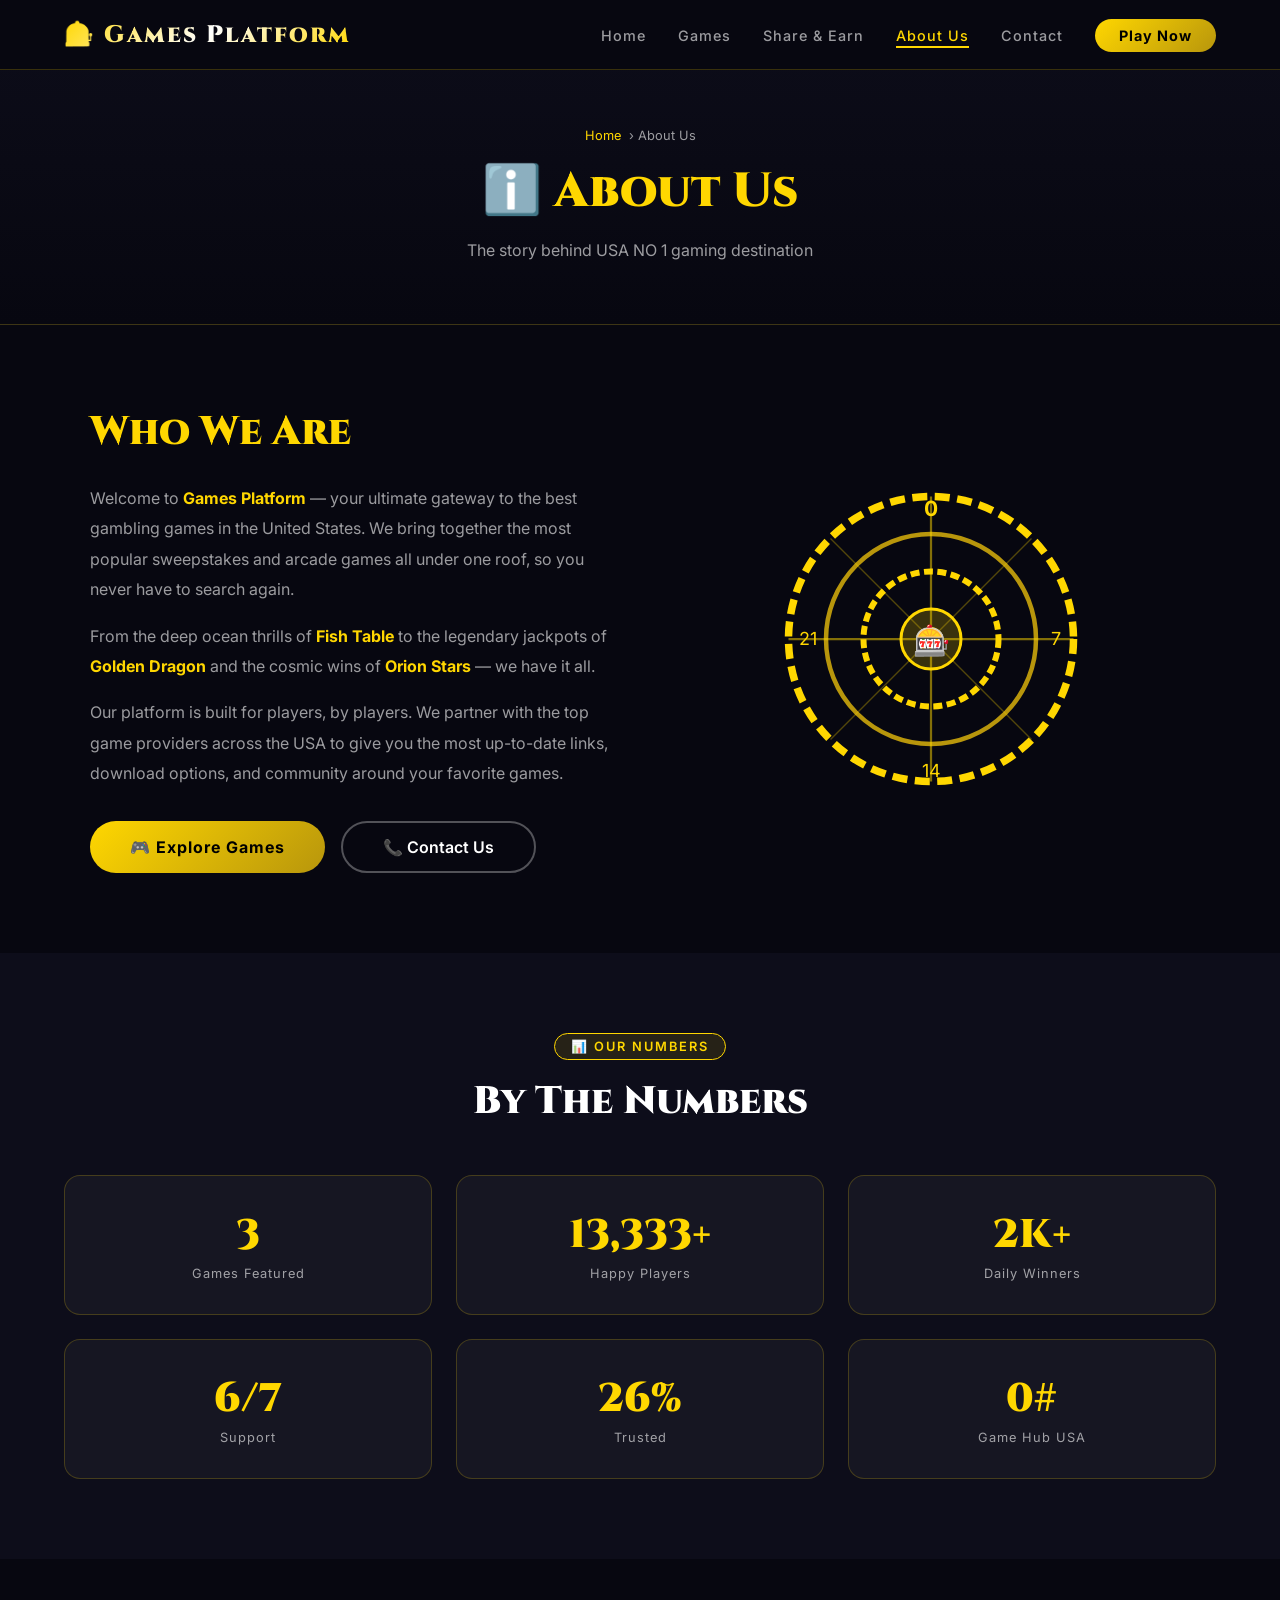
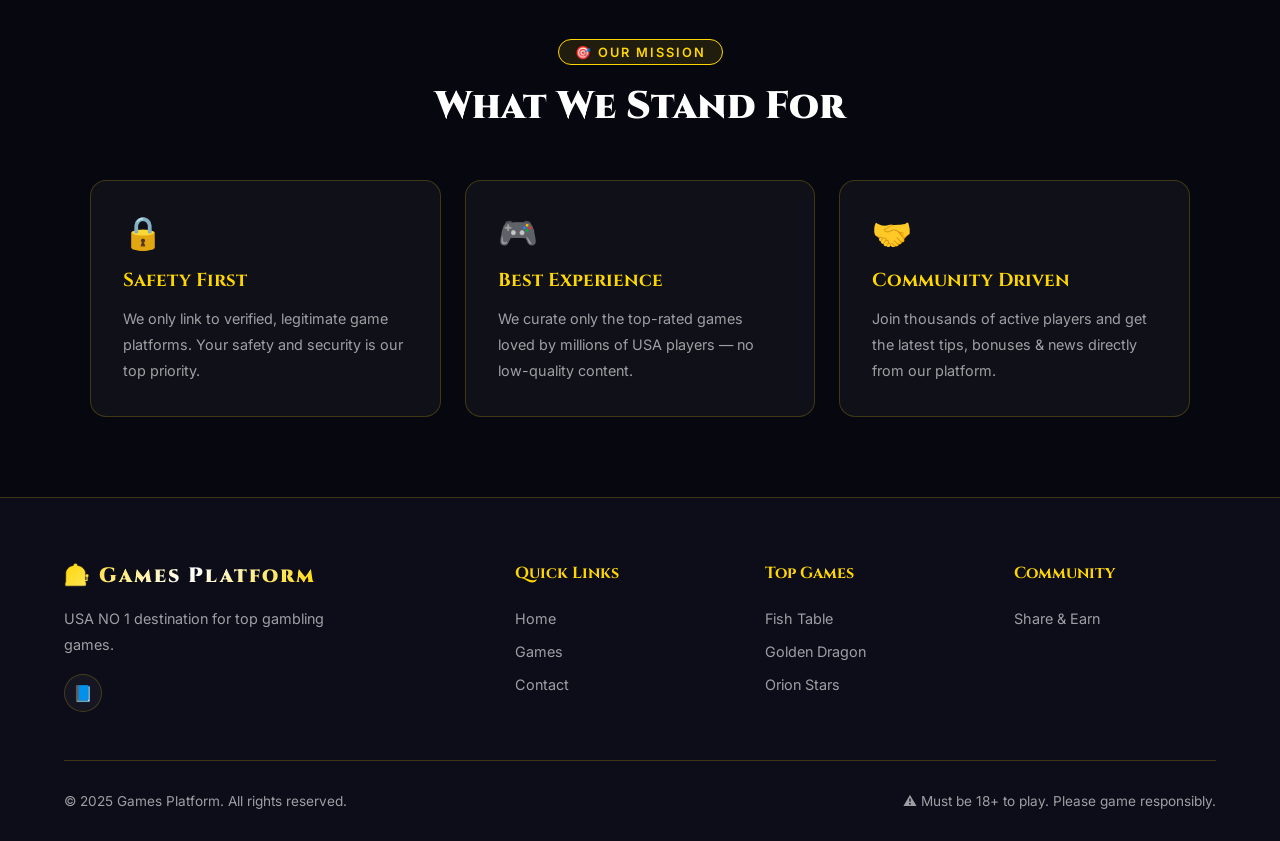
<file: about.html>
<!DOCTYPE html>
<html lang="en">

<head>
    <script async src="https://www.googletagmanager.com/gtag/js?id=G-Q90WM97T6S"></script>
  <script>
    window.dataLayer = window.dataLayer || [];
    function gtag(){dataLayer.push(arguments);}
    gtag('js', new Date());
    gtag('config', 'G-Q90WM97T6S');
  </script>
  <meta charset="UTF-8" />
  <meta name="viewport" content="width=device-width,initial-scale=1.0" />
  <title>About Us – Games Platform</title>
  <meta name="description"
    content="Learn about Games Platform – USA's premier gambling games destination. Our mission, story, and commitment to the best gaming experience." />
  <meta name="keywords"
    content="about Games Platform, USA gaming destination, trusted online casino, sweepstakes platform, safe gambling online" />
  <meta name="author" content="Games Platform" />
  <meta name="robots" content="index, follow" />
  <meta property="og:title" content="About Us – Games Platform" />
  <meta property="og:description"
    content="Learn about Games Platform – USA's premier gambling games destination. Our mission, story, and commitment to the best gaming experience." />
  <meta property="og:image" content="https://gamesplat.com/images/hero_banner.png" />
  <meta property="og:url" content="https://gamesplat.com/about.html" />
  <meta property="og:type" content="website" />
  <meta name="twitter:card" content="summary_large_image" />
  <link rel="stylesheet" href="css/style.css" />
  <link rel="icon"
    href="data:image/svg+xml,<svg xmlns='http://www.w3.org/2000/svg' viewBox='0 0 100 100'><text y='.9em' font-size='90'>🎰</text></svg>" />
</head>

<body>

  <nav id="navbar">
    <a href="index.html" class="nav-logo">🎰 Games Platform</a>
    <ul class="nav-links">
      <li><a href="index.html">Home</a></li>
      <li><a href="games.html">Games</a></li>
      <li><a href="referral.html">Share & Earn</a></li>
      <li><a href="about.html" class="active">About Us</a></li>
      <li><a href="contact.html">Contact</a></li>
      <li><a href="games.html" class="nav-cta">Play Now</a></li>
    </ul>
    <button class="hamburger" id="hamburger"><span></span><span></span><span></span></button>
  </nav>
  <div class="mobile-menu" id="mobileMenu">
    <a href="index.html">🏠 Home</a>
    <a href="games.html">🎮 Games</a>
    <a href="referral.html">🎁 Share & Earn</a>
    <a href="about.html">ℹ️ About Us</a>
    <a href="contact.html">📞 Contact</a>
  </div>

  <div class="page-header">
    <div class="breadcrumb"><a href="index.html">Home</a> › About Us</div>
    <h1>ℹ️ About Us</h1>
    <p>The story behind USA NO 1 gaming destination</p>
  </div>

  <!-- ABOUT SECTION -->
  <section style="background:var(--bg)">
    <div class="about-grid fade-in">
      <div class="about-text">
        <h2>Who We Are</h2>
        <p>Welcome to <strong style="color:var(--gold)">Games Platform</strong> — your ultimate gateway to the best
          gambling games in the United States. We bring together the most popular sweepstakes and arcade games all under
          one roof, so you never have to search again.</p>
        <p>From the deep ocean thrills of <strong style="color:var(--gold)">Fish Table</strong> to the legendary
          jackpots of <strong style="color:var(--gold)">Golden Dragon</strong> and the cosmic wins of <strong
            style="color:var(--gold)">Orion Stars</strong> — we have it all.</p>
        <p>Our platform is built for players, by players. We partner with the top game providers across the USA to give
          you the most up-to-date links, download options, and community around your favorite games.</p>
        <div style="margin-top:2rem;display:flex;gap:1rem;flex-wrap:wrap">
          <a href="games.html" class="btn-primary">🎮 Explore Games</a>
          <a href="contact.html" class="btn-outline">📞 Contact Us</a>
        </div>
      </div>
      <div class="about-visual">
        <svg class="about-wheel" viewBox="0 0 200 200" fill="none" xmlns="http://www.w3.org/2000/svg">
          <circle cx="100" cy="100" r="95" stroke="#FFD700" stroke-width="5" stroke-dasharray="10 5" />
          <circle cx="100" cy="100" r="70" stroke="#B8960C" stroke-width="3" />
          <circle cx="100" cy="100" r="45" stroke="#FFD700" stroke-width="4" stroke-dasharray="6 3" />
          <circle cx="100" cy="100" r="20" fill="rgba(255,215,0,0.2)" stroke="#FFD700" stroke-width="2" />
          <circle cx="100" cy="100" r="8" fill="#FFD700" />
          <line x1="100" y1="5" x2="100" y2="195" stroke="#FFD700" stroke-width="1.5" opacity="0.5" />
          <line x1="5" y1="100" x2="195" y2="100" stroke="#FFD700" stroke-width="1.5" opacity="0.5" />
          <line x1="33" y1="33" x2="167" y2="167" stroke="#FFD700" stroke-width="1" opacity="0.3" />
          <line x1="167" y1="33" x2="33" y2="167" stroke="#FFD700" stroke-width="1" opacity="0.3" />
          <text x="100" y="18" text-anchor="middle" fill="#FFD700" font-size="14" font-weight="bold">0</text>
          <text x="183" y="104" text-anchor="middle" fill="#FFD700" font-size="12">7</text>
          <text x="100" y="192" text-anchor="middle" fill="#FFD700" font-size="12">14</text>
          <text x="18" y="104" text-anchor="middle" fill="#FFD700" font-size="12">21</text>
          <text x="100" y="108" text-anchor="middle" fill="#FFD700" font-size="20">🎰</text>
        </svg>
      </div>
    </div>
  </section>

  <!-- STATS -->
  <section style="background:var(--bg2)">
    <div class="section-header fade-in">
      <div class="section-badge">📊 Our Numbers</div>
      <h2 class="section-title">By The Numbers</h2>
    </div>
    <div class="stats-row fade-in">
      <div class="stat-box">
        <span class="big" data-target="12" data-suffix="">12</span>
        <span class="lbl">Games Featured</span>
      </div>
      <div class="stat-box">
        <span class="big" data-target="50000" data-suffix="+">50K+</span>
        <span class="lbl">Happy Players</span>
      </div>
      <div class="stat-box">
        <span class="big" data-target="10" data-suffix="K+">10K+</span>
        <span class="lbl">Daily Winners</span>
      </div>
      <div class="stat-box">
        <span class="big" data-target="24" data-suffix="/7">24/7</span>
        <span class="lbl">Support</span>
      </div>
      <div class="stat-box">
        <span class="big" data-target="100" data-suffix="%">100%</span>
        <span class="lbl">Trusted</span>
      </div>
      <div class="stat-box">
        <span class="big" data-target="1" data-suffix="#">#1</span>
        <span class="lbl">Game Hub USA</span>
      </div>
    </div>
  </section>

  <!-- MISSION -->
  <section style="background:var(--bg)">
    <div class="section-header fade-in">
      <div class="section-badge">🎯 Our Mission</div>
      <h2 class="section-title">What We Stand For</h2>
    </div>
    <div
      style="display:grid;grid-template-columns:repeat(auto-fit,minmax(260px,1fr));gap:1.5rem;max-width:1100px;margin:0 auto">
      <div class="stat-box fade-in" style="text-align:left;padding:2rem">
        <span style="font-size:2rem;margin-bottom:1rem;display:block">🔒</span>
        <h3 style="font-family:Cinzel,serif;color:var(--gold);margin-bottom:.8rem">Safety First</h3>
        <p style="color:var(--text-dim);font-size:.9rem;line-height:1.8">We only link to verified, legitimate game
          platforms. Your safety and security is our top priority.</p>
      </div>
      <div class="stat-box fade-in" style="text-align:left;padding:2rem">
        <span style="font-size:2rem;margin-bottom:1rem;display:block">🎮</span>
        <h3 style="font-family:Cinzel,serif;color:var(--gold);margin-bottom:.8rem">Best Experience</h3>
        <p style="color:var(--text-dim);font-size:.9rem;line-height:1.8">We curate only the top-rated games loved by
          millions of USA players — no low-quality content.</p>
      </div>
      <div class="stat-box fade-in" style="text-align:left;padding:2rem">
        <span style="font-size:2rem;margin-bottom:1rem;display:block">🤝</span>
        <h3 style="font-family:Cinzel,serif;color:var(--gold);margin-bottom:.8rem">Community Driven</h3>
        <p style="color:var(--text-dim);font-size:.9rem;line-height:1.8">Join thousands of active players and get the
          latest tips, bonuses & news directly from our platform.</p>
      </div>
    </div>
  </section>

  <footer>
    <div class="footer-grid">
      <div class="footer-brand">
        <a href="index.html" class="nav-logo">🎰 Games Platform</a>
        <p>USA NO 1 destination for top gambling games.</p>
        <div class="footer-socials">
          <a href="https://www.facebook.com/profile.php?id=100082982277084" class="footer-social" target="_blank">📘</a>
        </div>
      </div>
      <div class="footer-col">
        <h4>Quick Links</h4>
        <ul>
          <li><a href="index.html">Home</a></li>
          <li><a href="games.html">Games</a></li>
          <li><a href="contact.html">Contact</a></li>
        </ul>
      </div>
      <div class="footer-col">
        <h4>Top Games</h4>
        <ul>
          <li><a href="games.html">Fish Table</a></li>
          <li><a href="games.html">Golden Dragon</a></li>
          <li><a href="games.html">Orion Stars</a></li>
        </ul>
      </div>
      <div class="footer-col">
        <h4>Community</h4>
        <ul>
          <li><a href="referral.html">Share & Earn</a></li>
        </ul>
      </div>
    </div>
    <div class="footer-bottom">
      <p>© 2025 Games Platform. All rights reserved.</p>
      <p class="disclaimer">⚠️ Must be 18+ to play. Please game responsibly.</p>
    </div>
  </footer>

  <script src="js/games.js"></script>
  <script src="js/main.js"></script>
</body>

</html>
</file>
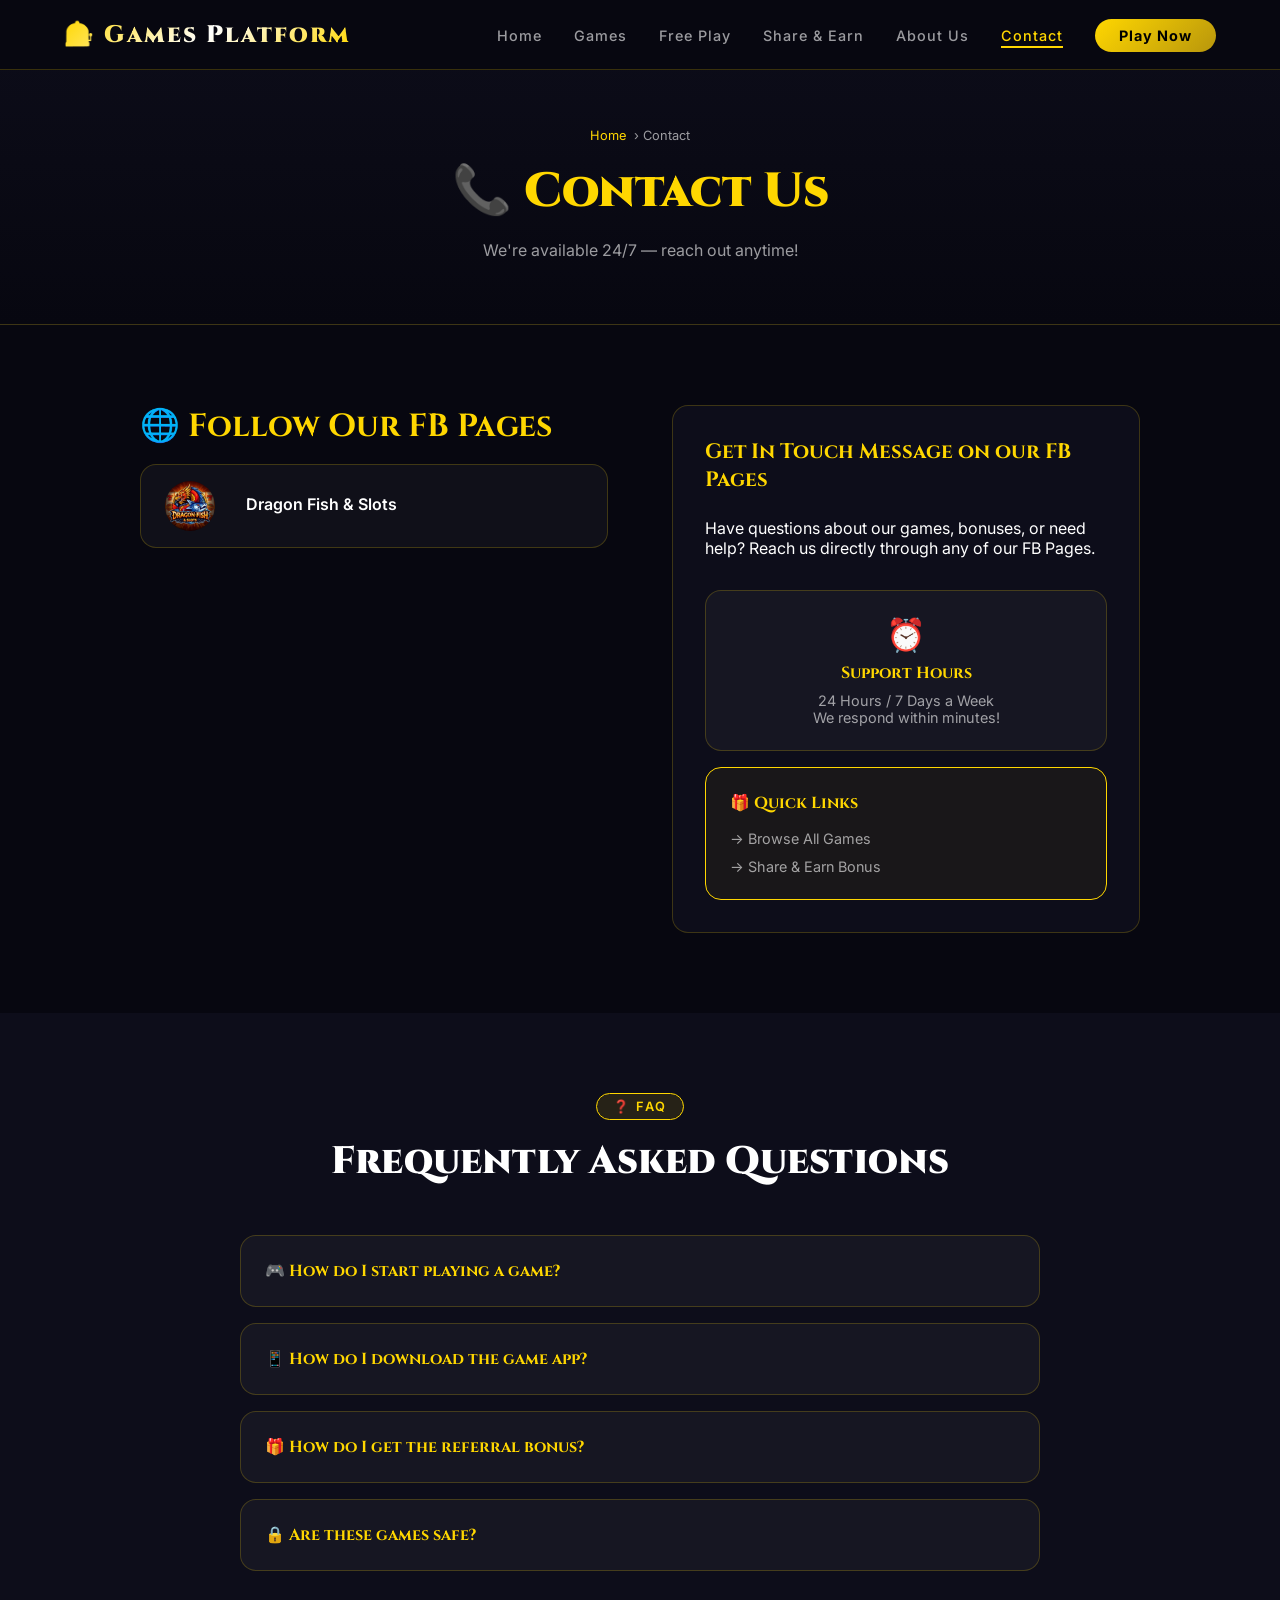
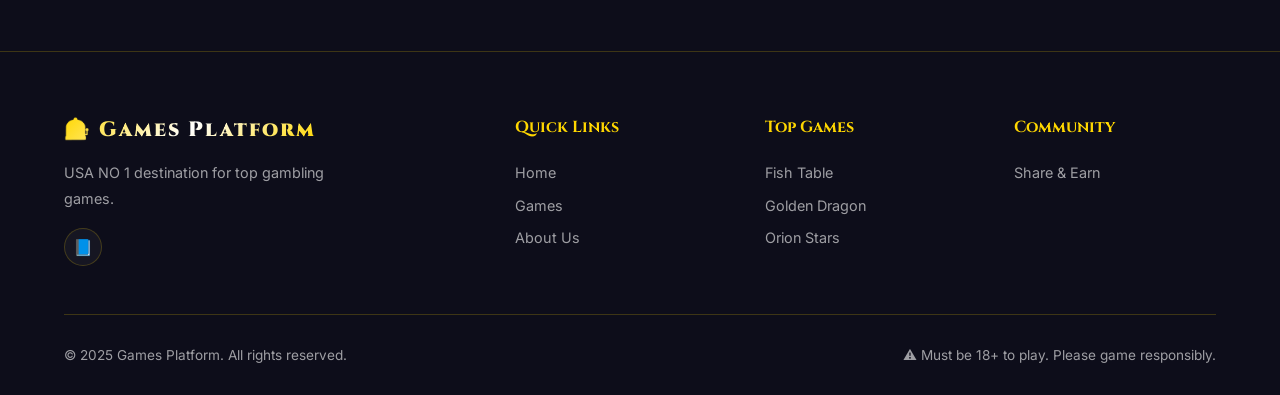
<file: contact.html>
<!DOCTYPE html>
<html lang="en">
<head>
    <script async src="https://www.googletagmanager.com/gtag/js?id=G-Q90WM97T6S"></script>
  <script>
    window.dataLayer = window.dataLayer || [];
    function gtag(){dataLayer.push(arguments);}
    gtag('js', new Date());
    gtag('config', 'G-Q90WM97T6S');
  </script>
  <meta charset="UTF-8" />
  <meta name="viewport" content="width=device-width,initial-scale=1.0" />
  <title>Contact Us – Games Platform</title>
  <meta name="description"
    content="Contact Games Platform. Reach us via Facebook, WhatsApp, or Instagram. We're available 24/7!" />
  <meta name="keywords"
    content="contact Games Platform, casino customer support, Facebook support gaming, WhatsApp gambling support" />
  <meta name="author" content="Games Platform" />
  <meta name="robots" content="index, follow" />
  <meta property="og:title" content="Contact Us – Games Platform" />
  <meta property="og:description"
    content="Contact Games Platform. Reach us via Facebook, WhatsApp, or Instagram. We're available 24/7!" />
  <meta property="og:image" content="https://gamesplat.com/images/hero_banner.png" />
  <meta property="og:url" content="https://gamesplat.com/contact.html" />
  <meta property="og:type" content="website" />
  <meta name="twitter:card" content="summary_large_image" />
  <link rel="stylesheet" href="css/style.css" />
  <link rel="icon"
    href="data:image/svg+xml,<svg xmlns='http://www.w3.org/2000/svg' viewBox='0 0 100 100'><text y='.9em' font-size='90'>🎰</text></svg>" />
</head>

<body>

  <nav id="navbar">
    <a href="index.html" class="nav-logo">🎰 Games Platform</a>
    <ul class="nav-links">
      <li><a href="index.html">Home</a></li>
      <li><a href="games.html">Games</a></li>
      <li><a href="freeplay.html"> Free Play</a></li>
      <li><a href="referral.html">Share & Earn</a></li>
      <li><a href="about.html">About Us</a></li>
      <li><a href="contact.html" class="active">Contact</a></li>
      <li><a href="games.html" class="nav-cta">Play Now</a></li>
    </ul>
    <button class="hamburger" id="hamburger"><span></span><span></span><span></span></button>
  </nav>
  <div class="mobile-menu" id="mobileMenu">
    <a href="index.html">🏠 Home</a>
    <a href="games.html">🎮 Games</a>
    <a href="freeplay.html">🎡 Free Play</a>
    <a href="referral.html">🎁 Share & Earn</a>
    <a href="about.html">ℹ️ About Us</a>
    <a href="contact.html">📞 Contact</a>
  </div>

  <div class="page-header">
    <div class="breadcrumb"><a href="index.html">Home</a> › Contact</div>
    <h1>📞 Contact Us</h1>
    <p>We're available 24/7 — reach out anytime!</p>
  </div>

  <section style="background:var(--bg)">
    <div class="contact-grid fade-in">
      <div class="contact-info">
        <h2>🌐 Follow Our FB Pages</h2>
        <div class="contact-links">
          <a href="https://www.facebook.com/profile.php?id=100082982277084" target="_blank" class="contact-link">
            <img src="images/Dragon Fish & Slots.jpg" alt="Shark Cash Vault"
              style="width: 50px; height: 50px; border-radius: 50%; object-fit: cover; margin-right: 15px;">
            <div class="info">
              <strong>Dragon Fish & Slots </strong>
            </div>
          </a>
        </div>
      </div>
      <div class="contact-social">
        <h3>Get In Touch Message on our FB Pages</h3>
        <p>Have questions about our games, bonuses, or need help? Reach us directly through any of our FB Pages.


        <div
          style="margin-top:2rem;padding:1.5rem;background:var(--card);border:1px solid var(--border);border-radius:var(--radius);text-align:center">
          <span style="font-size:2rem;display:block;margin-bottom:.5rem">⏰</span>
          <h4 style="font-family:Cinzel,serif;color:var(--gold);margin-bottom:.5rem">Support Hours</h4>
          <p style="color:var(--text-dim);font-size:.9rem">24 Hours / 7 Days a Week<br />We respond within minutes!</p>
        </div>

        <div
          style="margin-top:1rem;padding:1.5rem;background:rgba(255,215,0,.05);border:1px solid var(--gold);border-radius:var(--radius)">
          <h4 style="font-family:Cinzel,serif;color:var(--gold);margin-bottom:1rem">🎁 Quick Links</h4>
          <div style="display:flex;flex-direction:column;gap:.7rem">
            <a href="games.html" style="color:var(--text-dim);text-decoration:none;font-size:.9rem;transition:.3s"
              onmouseover="this.style.color='var(--gold)'" onmouseout="this.style.color='var(--text-dim)'">→ Browse All
              Games</a>
            <a href="referral.html" style="color:var(--text-dim);text-decoration:none;font-size:.9rem;transition:.3s"
              onmouseover="this.style.color='var(--gold)'" onmouseout="this.style.color='var(--text-dim)'">→ Share &
              Earn Bonus</a>
          </div>
        </div>
      </div>
    </div>
  </section>

  <!-- FAQ -->
  <section style="background:var(--bg2)">
    <div class="section-header fade-in">
      <div class="section-badge">❓ FAQ</div>
      <h2 class="section-title">Frequently Asked Questions</h2>
    </div>
    <div style="max-width:800px;margin:0 auto;display:flex;flex-direction:column;gap:1rem">
      <div class="stat-box fade-in" style="text-align:left;padding:1.5rem;cursor:pointer"
        onclick="this.querySelector('.faq-ans').style.display=this.querySelector('.faq-ans').style.display==='none'?'block':'none'">
        <h4 style="color:var(--gold);font-family:Cinzel,serif">🎮 How do I start playing a game?</h4>
        <p class="faq-ans" style="color:var(--text-dim);margin-top:.8rem;font-size:.9rem;line-height:1.7;display:none">
          Click the "Play Now" button on any game card. You'll be redirected to the official game website where you can
          create an account and start playing immediately.</p>
      </div>
      <div class="stat-box fade-in" style="text-align:left;padding:1.5rem;cursor:pointer"
        onclick="this.querySelector('.faq-ans').style.display=this.querySelector('.faq-ans').style.display==='none'?'block':'none'">
        <h4 style="color:var(--gold);font-family:Cinzel,serif">📱 How do I download the game app?</h4>
        <p class="faq-ans" style="color:var(--text-dim);margin-top:.8rem;font-size:.9rem;line-height:1.7;display:none">
          Click the "Download App" button on any game card. This will take you to the official download page. Most games
          are available for Android and iOS.</p>
      </div>
      <div class="stat-box fade-in" style="text-align:left;padding:1.5rem;cursor:pointer"
        onclick="this.querySelector('.faq-ans').style.display=this.querySelector('.faq-ans').style.display==='none'?'block':'none'">
        <h4 style="color:var(--gold);font-family:Cinzel,serif">🎁 How do I get the referral bonus?</h4>
        <p class="faq-ans" style="color:var(--text-dim);margin-top:.8rem;font-size:.9rem;line-height:1.7;display:none">
          Share our website with your friends. After sharing, contact us on Facebook or WhatsApp to claim your free play
          bonus!</p>
      </div>
      <div class="stat-box fade-in" style="text-align:left;padding:1.5rem;cursor:pointer"
        onclick="this.querySelector('.faq-ans').style.display=this.querySelector('.faq-ans').style.display==='none'?'block':'none'">
        <h4 style="color:var(--gold);font-family:Cinzel,serif">🔒 Are these games safe?</h4>
        <p class="faq-ans" style="color:var(--text-dim);margin-top:.8rem;font-size:.9rem;line-height:1.7;display:none">
          Yes! We only link to verified and legitimate game platforms that are widely used across the USA. Always play
          responsibly and only on official game apps.</p>
      </div>
    </div>
  </section>

  <footer>
    <div class="footer-grid">
      <div class="footer-brand">
        <a href="index.html" class="nav-logo">🎰 Games Platform</a>
        <p>USA NO 1 destination for top gambling games.</p>
        <div class="footer-socials">
          <a href="https://www.facebook.com/profile.php?id=100082982277084" class="footer-social" target="_blank">📘</a>

        </div>
      </div>
      <div class="footer-col">
        <h4>Quick Links</h4>
        <ul>
          <li><a href="index.html">Home</a></li>
          <li><a href="games.html">Games</a></li>
          <li><a href="about.html">About Us</a></li>
        </ul>
      </div>
      <div class="footer-col">
        <h4>Top Games</h4>
        <ul>
          <li><a href="games.html">Fish Table</a></li>
          <li><a href="games.html">Golden Dragon</a></li>
          <li><a href="games.html">Orion Stars</a></li>
        </ul>
      </div>
      <div class="footer-col">
        <h4>Community</h4>
        <ul>
          <li><a href="referral.html">Share & Earn</a></li>
        </ul>
      </div>
    </div>
    <div class="footer-bottom">
      <p>© 2025 Games Platform. All rights reserved.</p>
      <p class="disclaimer">⚠️ Must be 18+ to play. Please game responsibly.</p>
    </div>
  </footer>

  <script src="js/games.js"></script>
  <script src="js/main.js"></script>
</body>

</html>
</file>
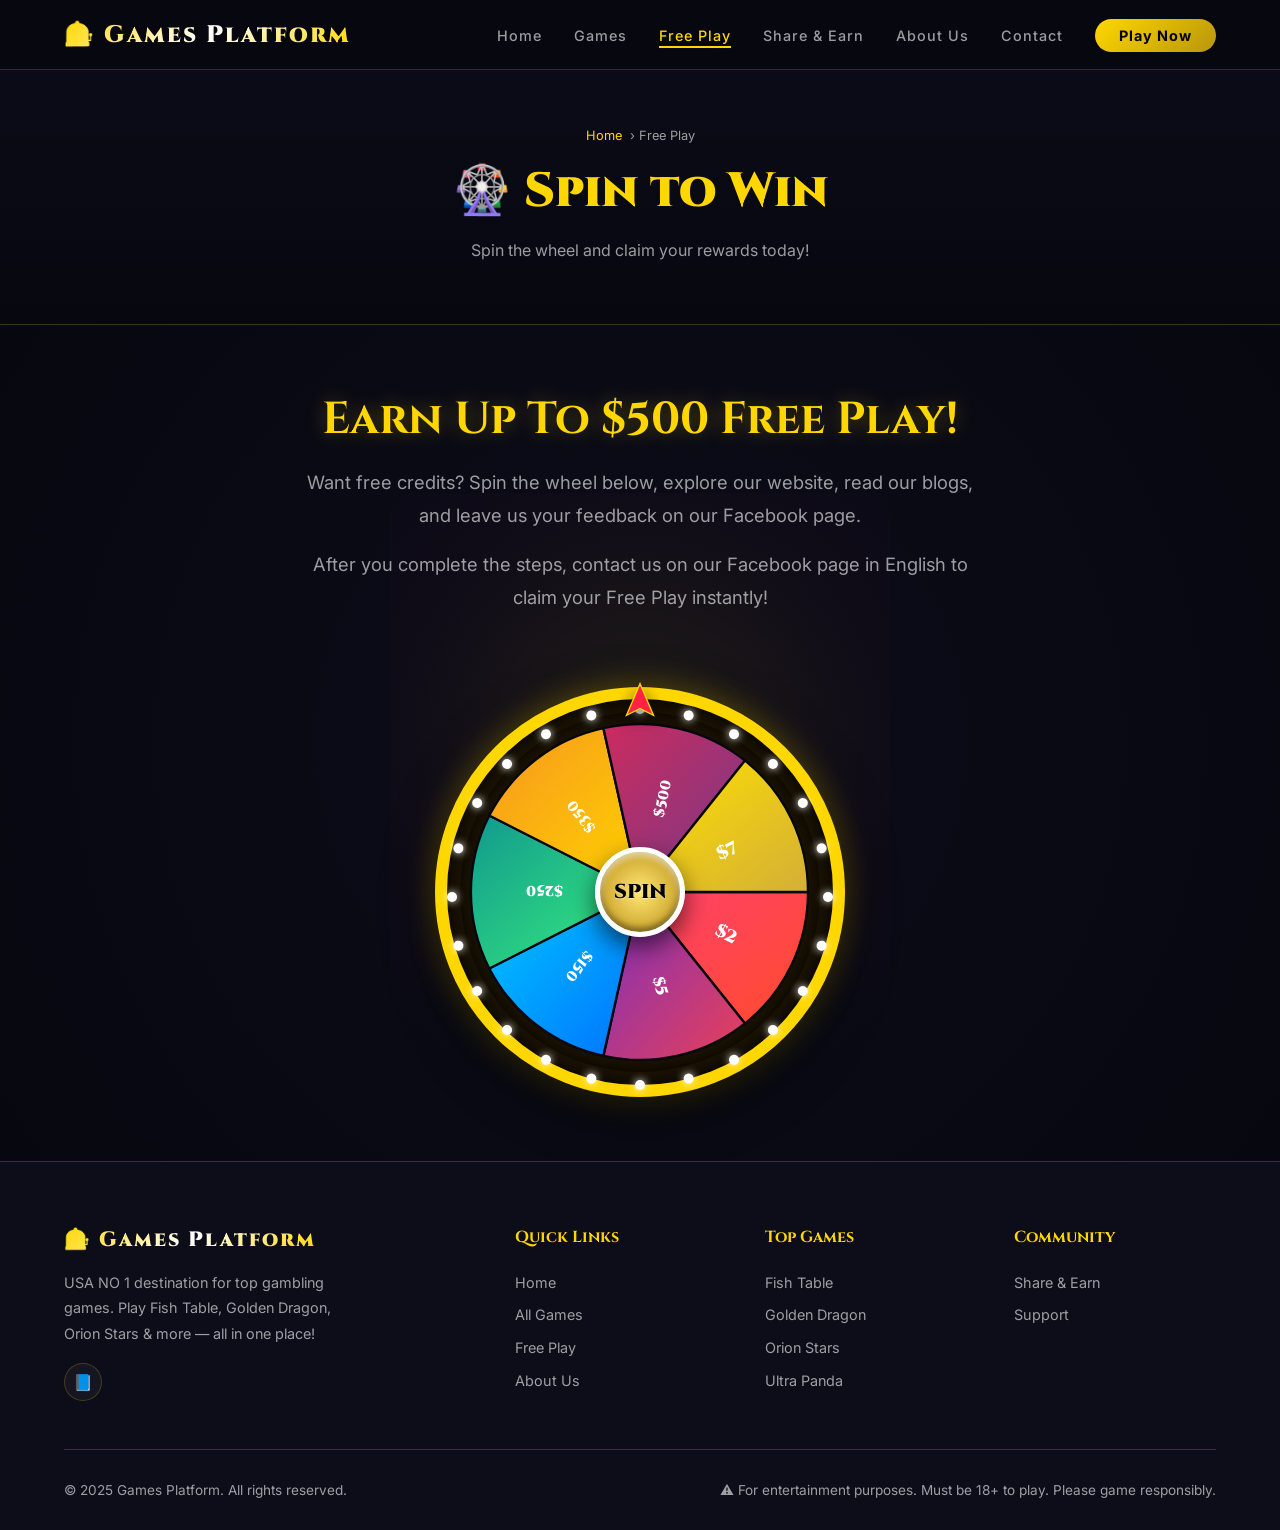
<file: freeplay.html>
<!DOCTYPE html>
<html lang="en">

<head>
    <script async src="https://www.googletagmanager.com/gtag/js?id=G-Q90WM97T6S"></script>
  <script>
    window.dataLayer = window.dataLayer || [];
    function gtag(){dataLayer.push(arguments);}
    gtag('js', new Date());
    gtag('config', 'G-Q90WM97T6S');
  </script>
  <meta charset="UTF-8" />
  <meta name="viewport" content="width=device-width,initial-scale=1.0" />
  <title>Free Play – Games Platform</title>
  <meta name="description"
    content="Spin the wheel to earn up to $7 Free Play! Read our blogs, explore the website, and contact us on Facebook to claim your bonus." />
  <meta name="keywords"
    content="free play casino, spin the wheel, free sweepstakes credits, no deposit bonus USA, free spins, Games Platform free play" />
  <meta name="author" content="Games Platform" />
  <meta name="robots" content="index, follow" />
  <meta property="og:title" content="Free Play – Games Platform" />
  <meta property="og:description"
    content="Spin the wheel to earn up to $7 Free Play! Read our blogs, explore the website, and contact us on Facebook to claim your bonus." />
  <meta property="og:image" content="https://gamesplat.com/images/hero_banner.png" />
  <meta property="og:url" content="https://gamesplat.com/freeplay.html" />
  <meta property="og:type" content="website" />
  <meta name="twitter:card" content="summary_large_image" />
  <link rel="stylesheet" href="css/style.css" />
  <link rel="icon"
    href="data:image/svg+xml,<svg xmlns='http://www.w3.org/2000/svg' viewBox='0 0 100 100'><text y='.9em' font-size='90'>🎰</text></svg>" />
  <style>
    /* WHEEL SECTION STYLING */
    .wheel-section {
      padding: 4rem 5%;
      display: flex;
      flex-direction: column;
      align-items: center;
      text-align: center;
      background: radial-gradient(circle at center, var(--bg2) 0%, var(--bg) 100%);
      min-height: 80vh;
      position: relative;
      overflow: hidden;

    }

    /* Background light effects */
    .wheel-bg-glow {
      position: absolute;
      width: 500px;
      height: 500px;
      background: radial-gradient(circle, rgba(255, 215, 0, 0.08) 0%, rgba(255, 34, 68, 0.02) 70%, transparent 100%);
      top: 50%;
      left: 50%;
      transform: translate(-50%, -50%);
      pointer-events: none;
      z-index: 1;
    }

    .wheel-instructions {
      max-width: 700px;
      margin-bottom: 3.5rem;
      position: relative;
      z-index: 2;
    }

    .wheel-instructions h2 {
      font-family: 'Cinzel', serif;
      color: var(--gold);
      font-size: 2.8rem;
      margin-bottom: 1rem;
      text-shadow: 0 0 20px rgba(255, 215, 0, 0.3);
    }

    .wheel-instructions p {
      color: var(--text-dim);
      font-size: 1.15rem;
      line-height: 1.8;
      margin-bottom: 1rem;
    }

    /* PREMIUM WHEEL FRAME */
    .wheel-outer-ring {
      position: relative;
      width: 410px;
      height: 410px;
      border-radius: 50%;
      background: radial-gradient(circle, #3a2b0c 0%, #1a1203 70%, #000000 100%);
      border: 12px solid #FFD700;
      box-shadow:
        0 15px 50px rgba(0, 0, 0, 0.8),
        0 0 30px rgba(255, 215, 0, 0.4),
        inset 0 0 20px rgba(0, 0, 0, 0.9);
      display: flex;
      align-items: center;
      justify-content: center;
      z-index: 2;
    }

    /* Blinking Marquee Lights on the Golden Ring */
    .light-bulb {
      position: absolute;
      width: 10px;
      height: 10px;
      border-radius: 50%;
      background: #fff;
      top: 5px;
      left: 50%;
      transform: translateX(-50%) origin;
      transform-origin: 50% 193px;
      /* Radius minus half size */
      z-index: 4;
      box-shadow: 0 0 8px #fff;
    }

    /* Alternating blink animations for retro casino look */
    .light-bulb:nth-child(even) {
      animation: blink-even 0.6s infinite alternate;
    }

    .light-bulb:nth-child(odd) {
      animation: blink-odd 0.6s infinite alternate;
    }

    @keyframes blink-even {
      0% {
        background: #FFD700;
        box-shadow: 0 0 12px #FFD700, 0 0 20px #FFD700;
      }

      100% {
        background: #333;
        box-shadow: none;
      }
    }

    @keyframes blink-odd {
      0% {
        background: #333;
        box-shadow: none;
      }

      100% {
        background: #FF3b30;
        box-shadow: 0 0 12px #FF3b30, 0 0 20px #FF3b30;
      }
    }

    /* Target Pointer (Golden Arrow) */
    .wheel-pointer {
      position: absolute;
      top: -22px;
      left: 50%;
      transform: translateX(-50%);
      width: 45px;
      height: 45px;
      z-index: 10;
      filter: drop-shadow(0 5px 8px rgba(0, 0, 0, 0.6));
    }

    .pointer-arrow {
      width: 100%;
      height: 100%;
      fill: #FF2244;
      stroke: #FFD700;
      stroke-width: 3;
    }

    /* Wheel Container */
    .wheel-container {
      width: 360px;
      height: 360px;
      border-radius: 50%;
      position: relative;
      overflow: hidden;
      box-shadow: inset 0 0 20px rgba(0, 0, 0, 0.8);
      z-index: 3;
    }

    /* Rotating Wheel Element */
    .wheel {
      width: 100%;
      height: 100%;
      border-radius: 50%;
      transition: transform cubic-bezier(0.05, 0.8, 0.1, 1);
      transform: rotate(0deg);
    }

    /* 3D Spin Button */
    .spin-btn {
      position: absolute;
      top: 50%;
      left: 50%;
      transform: translate(-50%, -50%);
      width: 90px;
      height: 90px;
      background: radial-gradient(circle, #ffe875 0%, #d4af37 60%, #8a6d1c 100%);
      border: 5px solid #fff;
      border-radius: 50%;
      z-index: 5;
      cursor: pointer;
      font-family: 'Cinzel', serif;
      font-weight: 900;
      font-size: 1.25rem;
      color: #000;
      box-shadow:
        0 10px 25px rgba(0, 0, 0, 0.6),
        inset 0 4px 6px rgba(255, 255, 255, 0.6),
        inset 0 -4px 6px rgba(0, 0, 0, 0.4);
      transition: 0.2s cubic-bezier(0.175, 0.885, 0.32, 1.275);
      text-shadow: 0 1px 1px rgba(255, 255, 255, 0.5);
    }

    .spin-btn:hover {
      transform: translate(-50%, -50%) scale(1.08);
      box-shadow:
        0 12px 30px rgba(255, 215, 0, 0.6),
        inset 0 4px 6px rgba(255, 255, 255, 0.8);
    }

    .spin-btn:active {
      transform: translate(-50%, -50%) scale(0.95);
      box-shadow: 0 5px 15px rgba(0, 0, 0, 0.5);
    }

    .spin-btn:disabled {
      cursor: not-allowed;
      filter: grayscale(0.8);
      opacity: 0.8;
      transform: translate(-50%, -50%) scale(1);
    }

    /* MODAL */
    .modal-overlay {
      position: fixed;
      inset: 0;
      background: rgba(0, 0, 0, 0.85);
      backdrop-filter: blur(8px);
      z-index: 2000;
      display: none;
      align-items: center;
      justify-content: center;
      opacity: 0;
      transition: 0.35s ease;
    }

    .modal-overlay.show {
      display: flex;
      animation: fadeIn 0.3s forwards;
    }

    @keyframes fadeIn {
      to {
        opacity: 1;
      }
    }

    .modal-content {
      background: linear-gradient(135deg, var(--bg2) 0%, #151528 100%);
      border: 2px solid var(--gold);
      border-radius: var(--radius);
      padding: 1.5rem;
      max-width: 400px;
      width: 95%;
      max-height: 90vh;
      overflow-y: auto;
      text-align: center;
      box-shadow:
        0 20px 50px rgba(0, 0, 0, 0.8),
        0 0 35px rgba(255, 215, 0, 0.3);
      transform: scale(0.7);
      transition: transform 0.4s cubic-bezier(0.175, 0.885, 0.32, 1.275);
    }

    .modal-overlay.show .modal-content {
      transform: scale(1);
    }

    .modal-content h3 {
      font-family: 'Cinzel', serif;
      color: var(--gold);
      font-size: 1.8rem;
      margin-bottom: 0.5rem;
      text-shadow: 0 0 10px rgba(255, 215, 0, 0.5);
    }

    .modal-content p {
      color: var(--text-dim);
      font-size: 0.95rem;
      line-height: 1.5;
      margin-bottom: 1rem;
    }

    .modal-close {
      background: transparent;
      color: var(--text-dim);
      border: 1px solid var(--border);
      padding: 0.6rem 2rem;
      border-radius: 50px;
      cursor: pointer;
      margin-top: 1rem;
      transition: 0.3s;
    }

    .modal-close:hover {
      border-color: var(--gold);
      color: var(--gold);
    }

    /* Responsive adjustment */
    @media (max-width: 480px) {
      .wheel-outer-ring {
        width: 330px;
        height: 330px;
        border-width: 8px;
      }

      .wheel-container {
        width: 290px;
        height: 290px;
      }

      .light-bulb {
        transform-origin: 50% 153px;
      }

      .wheel-instructions h2 {
        font-size: 2.2rem;
      }
    }
  </style>
</head>

<body>

  <!-- ── NAVIGATION ── -->
  <nav id="navbar">
    <a href="index.html" class="nav-logo">🎰 Games Platform</a>
    <ul class="nav-links">
      <li><a href="index.html">Home</a></li>
      <li><a href="games.html">Games</a></li>
      <li><a href="freeplay.html" class="active">Free Play</a></li>
      <li><a href="referral.html">Share & Earn</a></li>
      <li><a href="about.html">About Us</a></li>
      <li><a href="contact.html">Contact</a></li>
      <li><a href="games.html" class="nav-cta">Play Now</a></li>
    </ul>
    <button class="hamburger" id="hamburger" aria-label="Menu">
      <span></span><span></span><span></span>
    </button>
  </nav>
  <div class="mobile-menu" id="mobileMenu">
    <a href="index.html">🏠 Home</a>
    <a href="games.html">🎮 Games</a>
    <a href="freeplay.html">🎁 Free Play</a>
    <a href="referral.html">🎁 Share & Earn</a>
    <a href="about.html">ℹ️ About Us</a>
    <a href="contact.html">📞 Contact</a>
  </div>

  <div class="page-header">
    <div class="breadcrumb"><a href="index.html">Home</a> › Free Play</div>
    <h1>🎡 Spin to Win</h1>
    <p>Spin the wheel and claim your rewards today!</p>
  </div>

  <!-- SPIN WHEEL SECTION -->
  <section class="wheel-section">
    <div class="wheel-bg-glow"></div>

    <div class="wheel-instructions fade-in">
      <h2>Earn Up To $500 Free Play!</h2>
      <p>Want free credits? Spin the wheel below, explore our website, read our blogs, and leave us your feedback on our
        Facebook page.</p>
      <p>After you complete the steps, contact us on our Facebook page in English to claim your Free Play instantly!</p>
    </div>

    <!-- Outer Ring Frame -->
    <div class="wheel-outer-ring fade-in" id="outerRing">
      <!-- Pointer -->
      <div class="wheel-pointer">
        <svg class="pointer-arrow" viewBox="0 0 100 100">
          <polygon points="50,15 20,85 50,70 80,85" />
        </svg>
      </div>

      <!-- Bulbs generated dynamically in JavaScript -->
      <div id="bulbsContainer"></div>

      <!-- Spinning Container -->
      <div class="wheel-container">
        <svg class="wheel" id="wheel" viewBox="0 0 300 300">
          <defs>
            <!-- 7 Slice Gradients -->
            <linearGradient id="sg1" x1="0" y1="0" x2="1" y2="1">
              <stop offset="0%" stop-color="#FF416C" />
              <stop offset="100%" stop-color="#FF4B2B" />
            </linearGradient>
            <linearGradient id="sg2" x1="0" y1="0" x2="1" y2="1">
              <stop offset="0%" stop-color="#7B2FBE" />
              <stop offset="100%" stop-color="#E94057" />
            </linearGradient>
            <linearGradient id="sg3" x1="0" y1="0" x2="1" y2="1">
              <stop offset="0%" stop-color="#00C6FF" />
              <stop offset="100%" stop-color="#0072FF" />
            </linearGradient>
            <linearGradient id="sg4" x1="0" y1="0" x2="1" y2="1">
              <stop offset="0%" stop-color="#11998e" />
              <stop offset="100%" stop-color="#38ef7d" />
            </linearGradient>
            <linearGradient id="sg5" x1="0" y1="0" x2="1" y2="1">
              <stop offset="0%" stop-color="#f7971e" />
              <stop offset="100%" stop-color="#ffd200" />
            </linearGradient>
            <linearGradient id="sg6" x1="0" y1="0" x2="1" y2="1">
              <stop offset="0%" stop-color="#cc2b5e" />
              <stop offset="100%" stop-color="#753a88" />
            </linearGradient>
            <!-- ? Gold slice -->
            <linearGradient id="sg-gold" x1="0" y1="0" x2="1" y2="1">
              <stop offset="0%" stop-color="#FFE000" />
              <stop offset="100%" stop-color="#d4af37" />
            </linearGradient>
          </defs>

          <!--
          7 slices = 360/7 ≈ 51.4286° each
          Center: (150,150), Radius: 140
          Slice boundaries (start angles from 0° = right/east, going clockwise):
          Slice 0 starts at   0° → x=290, y=150
          Slice 1 starts at  51.43° → x=150+140*cos(51.43°), y=150+140*sin(51.43°)
          Using precomputed coords:
            0°:    290.00, 150.00
            51.43°: 237.50, 259.60
            102.86°: 119.50, 286.55
            154.29°:  24.42, 213.73
            205.71°:  24.42,  86.27
            257.14°: 119.50,  13.45
            308.57°: 237.50,  40.40
        -->
          <g>
            <!-- Slice 0: $2 -->
            <path d="M 150 150 L 290 150 A 140 140 0 0 1 237.50 259.60 Z" fill="url(#sg1)" stroke="#070710"
              stroke-width="2" />
            <!-- Slice 1: $50 -->
            <path d="M 150 150 L 237.50 259.60 A 140 140 0 0 1 119.50 286.55 Z" fill="url(#sg2)" stroke="#070710"
              stroke-width="2" />
            <!-- Slice 2: $150 -->
            <path d="M 150 150 L 119.50 286.55 A 140 140 0 0 1 24.42 213.73 Z" fill="url(#sg3)" stroke="#070710"
              stroke-width="2" />
            <!-- Slice 3: $250 -->
            <path d="M 150 150 L 24.42 213.73 A 140 140 0 0 1 24.42 86.27 Z" fill="url(#sg4)" stroke="#070710"
              stroke-width="2" />
            <!-- Slice 4: $350 -->
            <path d="M 150 150 L 24.42 86.27 A 140 140 0 0 1 119.50 13.45 Z" fill="url(#sg5)" stroke="#070710"
              stroke-width="2" />
            <!-- Slice 5: $500 -->
            <path d="M 150 150 L 119.50 13.45 A 140 140 0 0 1 237.50 40.40 Z" fill="url(#sg6)" stroke="#070710"
              stroke-width="2" />
            <!-- Slice 6: ? Mystery (GOLD) -->
            <path d="M 150 150 L 237.50 40.40 A 140 140 0 0 1 290 150 Z" fill="url(#sg-gold)" stroke="#070710"
              stroke-width="2" />
          </g>

          <!--
          Text midpoints (midpoint angle = start + 51.43/2 = start + 25.71°):
          Slice 0 mid:  25.71° → text rotate  25.71 around center
          Slice 1 mid:  77.14°
          Slice 2 mid: 128.57°
          Slice 3 mid: 180.00°
          Slice 4 mid: 231.43°
          Slice 5 mid: 282.86°
          Slice 6 mid: 334.29°
          Text placed at x=235 y=156 (inside slice, near edge) rotated by mid angle
        -->
          <g fill="#ffffff" font-family="'Cinzel', serif" font-weight="900" text-anchor="middle">
            <text x="230" y="155" font-size="15" transform="rotate(25.71, 150, 150)">$2</text>
            <text x="230" y="155" font-size="13" transform="rotate(77.14, 150, 150)">$5</text>
            <text x="230" y="155" font-size="12" transform="rotate(128.57, 150, 150)">$150</text>
            <text x="230" y="155" font-size="12" transform="rotate(180, 150, 150)">$250</text>
            <text x="230" y="155" font-size="12" transform="rotate(231.43, 150, 150)">$350</text>
            <text x="230" y="155" font-size="12" transform="rotate(282.86, 150, 150)">$500</text>
            <text x="230" y="155" font-size="15" transform="rotate(334.29, 150, 150)">$7</text>
          </g>
        </svg>
        <button class="spin-btn" id="spinBtn">SPIN</button>
      </div>
    </div>
  </section>

  <!-- WINNER MODAL -->
  <div class="modal-overlay" id="winnerModal">
    <div class="modal-content">
      <div style="font-size: 3rem; margin-bottom: 0.5rem; filter: drop-shadow(0 0 10px var(--gold));">🎁</div>
      <h3>Mystery Bonus Won!</h3>
      <p>Congratulations! You've landed on the Mystery Bonus.<br><br>To claim your free play up to $7, please explore
        our website, leave feedback on our Facebook page, and send us a message in English.</p>
      <div style="display:flex; flex-direction:column; gap:6px; margin-bottom:1rem; text-align:left;">
        <a href="https://www.facebook.com/profile.php?id=100082982277084" target="_blank" style="display:flex; align-items:center; background:rgba(255,255,255,0.05); padding:8px; border-radius:10px; text-decoration:none; color:var(--text-dim); border:1px solid rgba(255,215,0,0.2); transition:0.3s;" onmouseover="this.style.borderColor='var(--gold)'; this.style.color='var(--gold)';" onmouseout="this.style.borderColor='rgba(255,215,0,0.2)'; this.style.color='var(--text-dim)';">
          <img src="images/Dragon Fish & Slots.jpg" alt="Dragon Fish & Slots" style="width: 30px; height: 30px; border-radius: 50%; object-fit: cover; margin-right: 10px;">
          <strong style="font-size:0.9rem;">Dragon Fish & Slots</strong>
        </a>
      </div>
      <button class="modal-close"
        onclick="document.getElementById('winnerModal').classList.remove('show')">Close</button>
    </div>
  </div>

  <!-- ── FOOTER ── -->
  <footer>
    <div class="footer-grid">
      <div class="footer-brand">
        <a href="index.html" class="nav-logo">🎰 Games Platform</a>
        <p>USA NO 1 destination for top gambling games. Play Fish Table, Golden Dragon, Orion Stars & more — all in one
          place!</p>
        <div class="footer-socials">
          <a href="https://www.facebook.com/profile.php?id=100082982277084" class="footer-social" target="_blank">📘</a>
        </div>
      </div>
      <div class="footer-col">
        <h4>Quick Links</h4>
        <ul>
          <li><a href="index.html">Home</a></li>
          <li><a href="games.html">All Games</a></li>
          <li><a href="freeplay.html">Free Play</a></li>
          <li><a href="about.html">About Us</a></li>
        </ul>
      </div>
      <div class="footer-col">
        <h4>Top Games</h4>
        <ul>
          <li><a href="games.html">Fish Table</a></li>
          <li><a href="games.html">Golden Dragon</a></li>
          <li><a href="games.html">Orion Stars</a></li>
          <li><a href="games.html">Ultra Panda</a></li>
        </ul>
      </div>
      <div class="footer-col">
        <h4>Community</h4>
        <ul>
          <li><a href="referral.html">Share & Earn</a></li>
          <li><a href="contact.html">Support</a></li>
        </ul>
      </div>
    </div>
    <div class="footer-bottom">
      <p>© 2025 Games Platform. All rights reserved.</p>
      <p class="disclaimer">⚠️ For entertainment purposes. Must be 18+ to play. Please game responsibly.</p>
    </div>
  </footer>

  <script src="js/main.js"></script>
  <script>
    // Dynamic generation of Bulbs on the outer golden ring
    const bulbsContainer = document.getElementById('bulbsContainer');
    const totalBulbs = 24;
    const isMobile = window.innerWidth <= 480;
    const radius = isMobile ? 153 : 193; // Matches CSS transform-origins

    for (let i = 0; i < totalBulbs; i++) {
      const bulb = document.createElement('div');
      bulb.className = 'light-bulb';
      const angle = (i * 360) / totalBulbs;
      bulb.style.transform = `translateX(-50%) rotate(${angle}deg)`;
      bulb.style.transformOrigin = `50% ${radius}px`;
      bulbsContainer.appendChild(bulb);
    }

    // WHEEL SPINNING LOGIC
    const wheel = document.getElementById('wheel');
    const spinBtn = document.getElementById('spinBtn');
    const modal = document.getElementById('winnerModal');

    let currentRotation = 0;

    // Check if user has spun in the last 24 hours
    const lastSpin = localStorage.getItem('lastSpinTime');
    if (lastSpin && (Date.now() - parseInt(lastSpin, 10) < 24 * 60 * 60 * 1000)) {
      const wheelSection = document.querySelector('.wheel-section');
      if (wheelSection) wheelSection.style.display = 'none';
    }

    spinBtn.addEventListener('click', () => {
      spinBtn.disabled = true;
      localStorage.setItem('lastSpinTime', Date.now()); // Save current time

      // Random spin duration: 5–8 seconds
      const duration = Math.random() * 3 + 5;

      // 3 Possible outcomes: $2 (25.71), $5 (77.14), ? (334.29)
      const possibleAngles = [25.71, 77.14, 334.29];
      const sliceMidAngle = possibleAngles[Math.floor(Math.random() * possibleAngles.length)];

      const pointerAngle = 270;
      const wobble = (Math.random() - 0.5) * 16; // ±8°
      const neededRotation = ((pointerAngle - sliceMidAngle + 360) % 360) + wobble;

      const extraSpins = Math.floor(Math.random() * 5) + 6; // 6–10 full spins
      const remainder = currentRotation % 360;
      const offsetToZero = (360 - remainder) % 360;

      const finalRotation = currentRotation + offsetToZero + (extraSpins * 360) + neededRotation;

      wheel.style.transition = `transform ${duration}s cubic-bezier(0.05, 0.8, 0.1, 1)`;
      wheel.style.transform = `rotate(${finalRotation}deg)`;
      currentRotation = finalRotation;

      // Show modal after spin finishes
      setTimeout(() => {
        let prizeText = "Mystery Bonus";
        let amountText = "up to $7";
        if (sliceMidAngle === 25.71) { prizeText = "$2 Free Play"; amountText = "$2"; }
        else if (sliceMidAngle === 77.14) { prizeText = "$5 Free Play"; amountText = "$5"; }
        
        const h3 = modal.querySelector('h3');
        const p = modal.querySelector('p');
        if (h3) h3.innerText = `${prizeText} Won!`;
        if (p) p.innerHTML = `Congratulations! You've landed on the ${prizeText}.<br><br>To claim your free play ${amountText}, please explore our website, leave feedback on our Facebook page, and send us a message in English.`;

        modal.classList.add('show');
        spinBtn.disabled = false;
      }, duration * 1000 + 400);
    });
  </script>
</body>

</html>
</file>
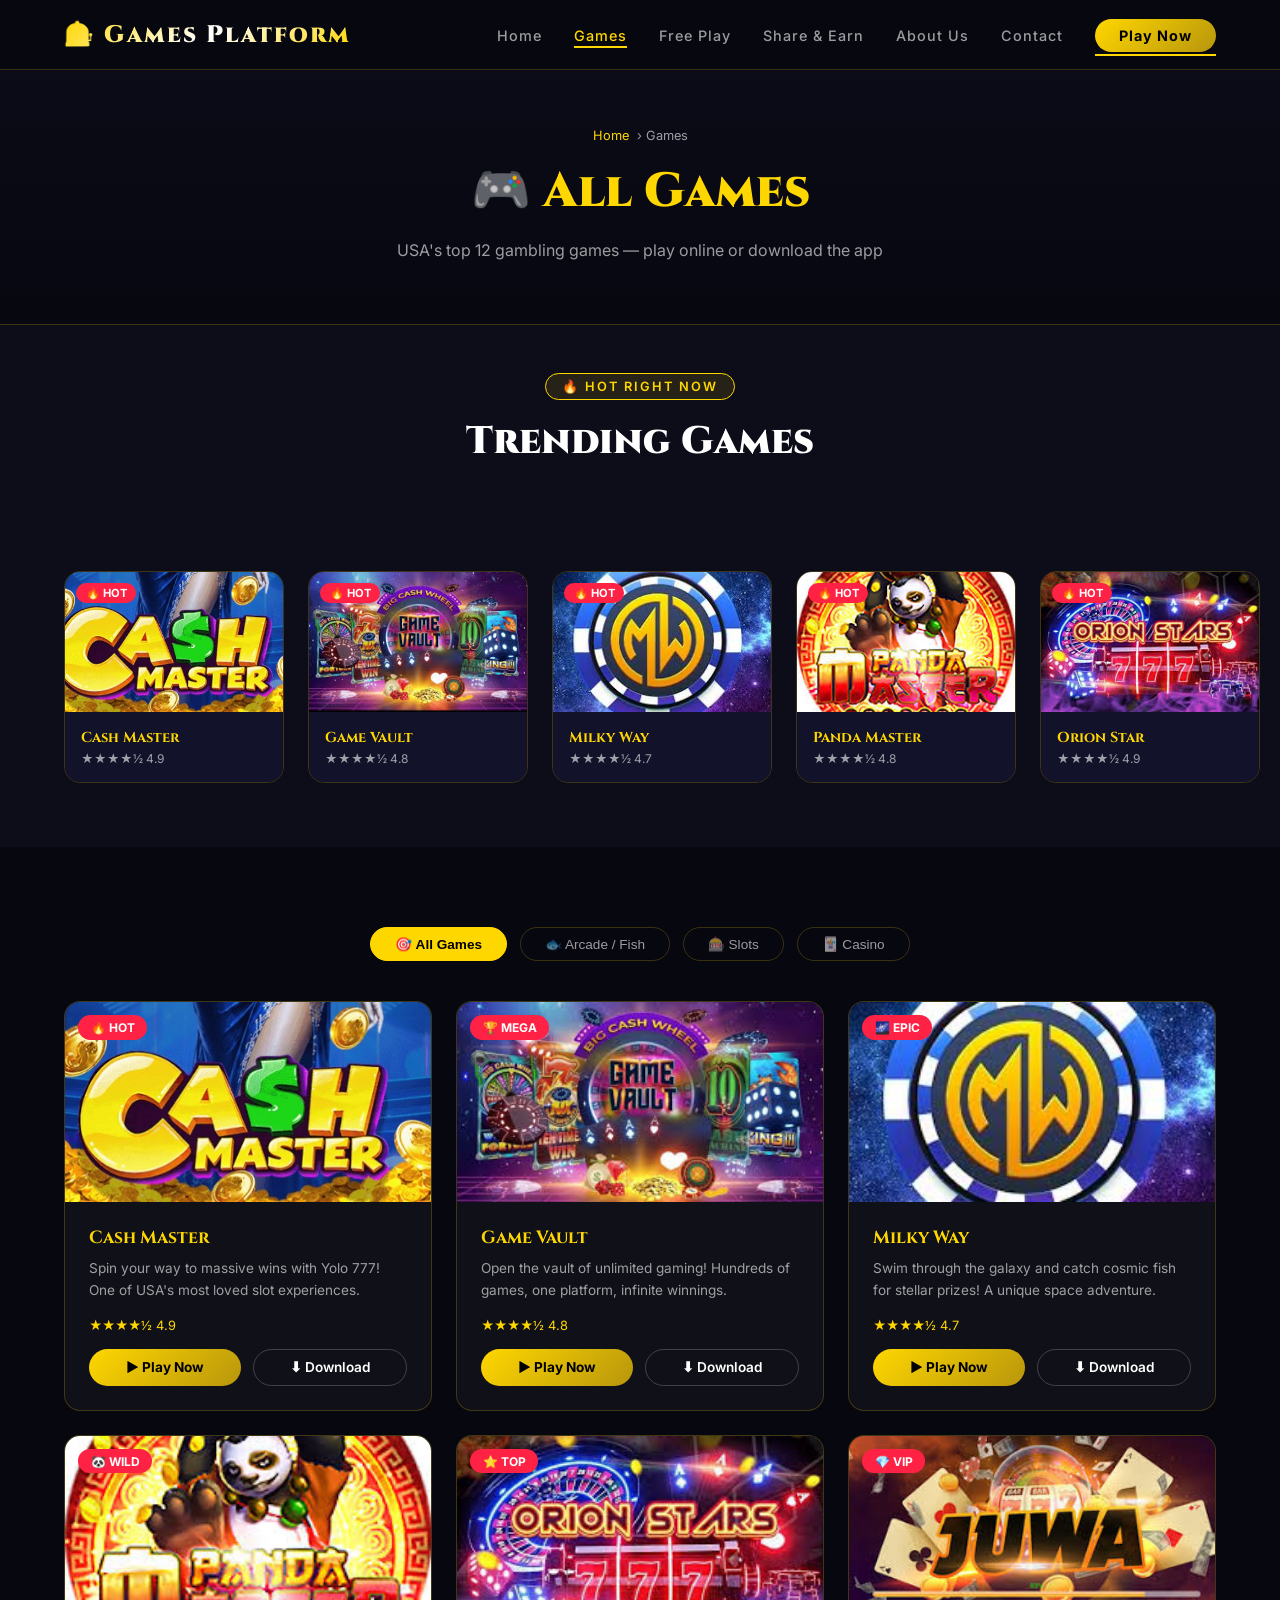
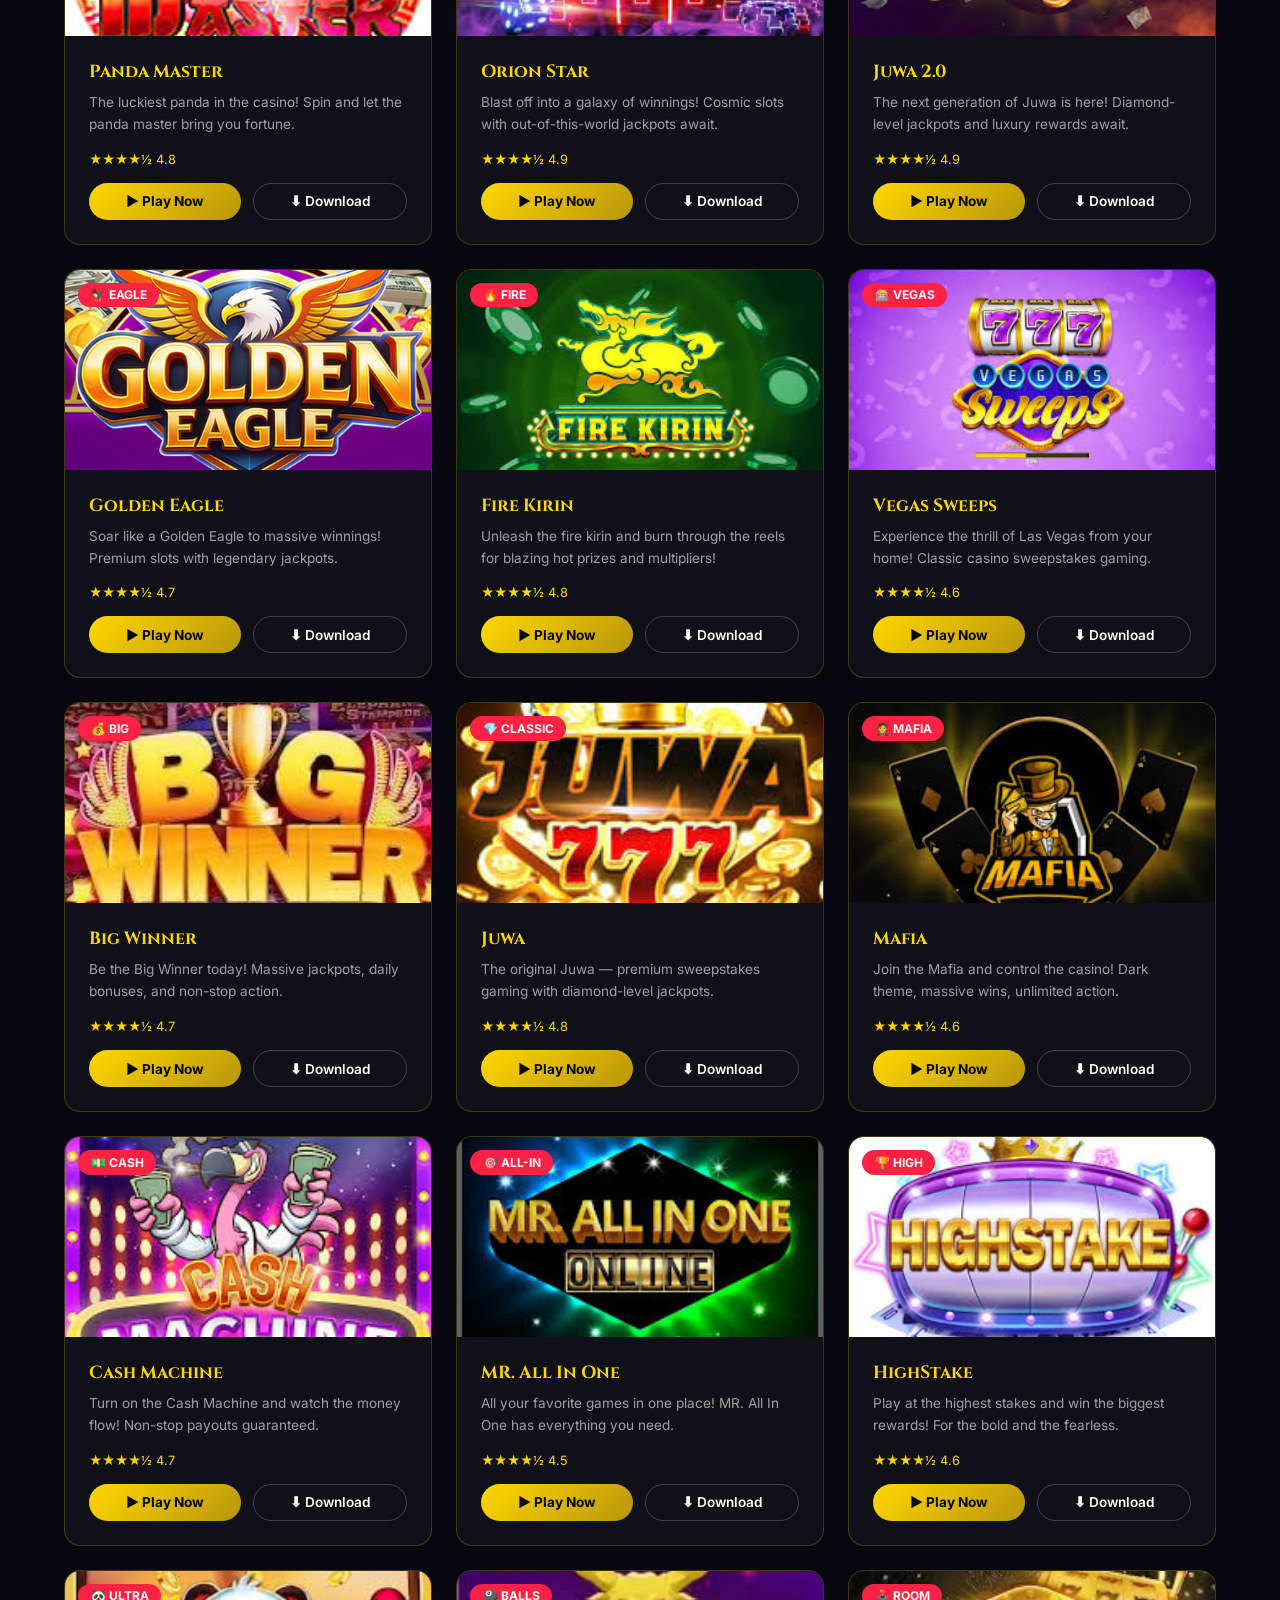
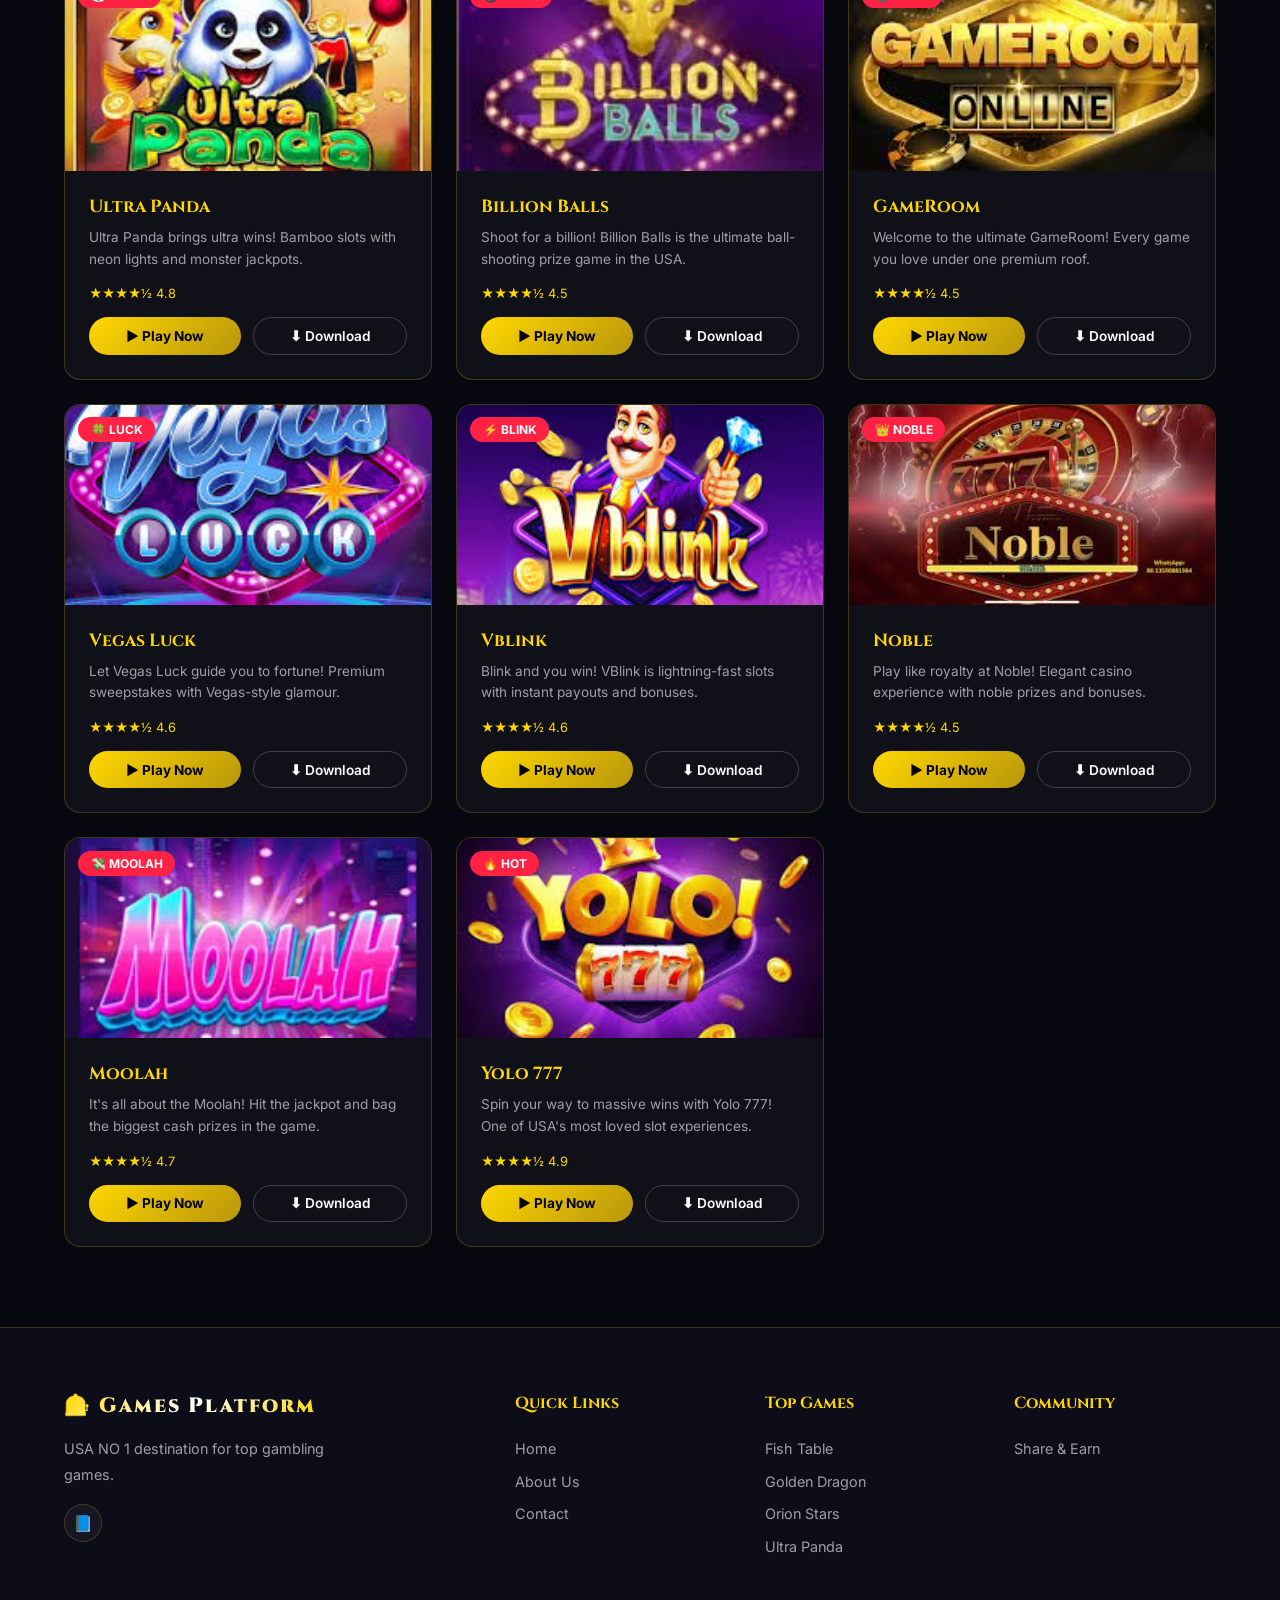
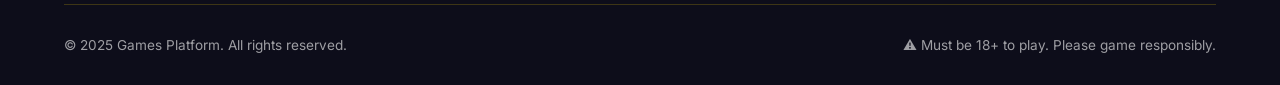
<file: games.html>
<!DOCTYPE html>
<html lang="en">

<head>
    <script async src="https://www.googletagmanager.com/gtag/js?id=G-Q90WM97T6S"></script>
  <script>
    window.dataLayer = window.dataLayer || [];
    function gtag(){dataLayer.push(arguments);}
    gtag('js', new Date());
    gtag('config', 'G-Q90WM97T6S');
  </script>
  <meta charset="UTF-8" />
  <meta name="viewport" content="width=device-width,initial-scale=1.0" />
  <title>All Games – Games Platform</title>
  <meta name="description"
    content="Browse all 12 top USA gambling games. Fish Table, Golden Dragon, Orion Stars, Juwa, Ultra Panda & more. Play online or download the app!" />
  <meta name="keywords"
    content="all gambling games, USA casino games, Fish Table download, Orion Stars, Ultra Panda, play slots online, trending casino games" />
  <meta name="author" content="Games Platform" />
  <meta name="robots" content="index, follow" />
  <meta property="og:title" content="All Games – Games Platform" />
  <meta property="og:description"
    content="Browse all 12 top USA gambling games. Fish Table, Golden Dragon, Orion Stars, Juwa, Ultra Panda & more. Play online or download the app!" />
  <meta property="og:image" content="https://gamesplat.com/images/hero_banner.png" />
  <meta property="og:url" content="https://gamesplat.com/games.html" />
  <meta property="og:type" content="website" />
  <meta name="twitter:card" content="summary_large_image" />
  <link rel="stylesheet" href="css/style.css" />
  <link rel="icon"
    href="data:image/svg+xml,<svg xmlns='http://www.w3.org/2000/svg' viewBox='0 0 100 100'><text y='.9em' font-size='90'>🎰</text></svg>" />
</head>

<body>

  <nav id="navbar">
    <a href="index.html" class="nav-logo">🎰 Games Platform</a>
    <ul class="nav-links">
      <li><a href="index.html">Home</a></li>
      <li><a href="games.html" class="active">Games</a></li>
      <li><a href="freeplay.html"> Free Play</a></li>
      <li><a href="referral.html">Share & Earn</a></li>
      <li><a href="about.html">About Us</a></li>
      <li><a href="contact.html">Contact</a></li>
      <li><a href="games.html" class="nav-cta">Play Now</a></li>
    </ul>
    <button class="hamburger" id="hamburger"><span></span><span></span><span></span></button>
  </nav>
  <div class="mobile-menu" id="mobileMenu">
    <a href="index.html">🏠 Home</a>
    <a href="games.html">🎮 Games</a>
    <a href="freeplay.html">🎡 Free Play</a>
    <a href="referral.html">🎁 Share & Earn</a>
    <a href="about.html">ℹ️ About Us</a>
    <a href="contact.html">📞 Contact</a>
  </div>

  <div class="page-header">
    <div class="breadcrumb"><a href="index.html">Home</a> › Games</div>
    <h1>🎮 All Games</h1>
    <p>USA's top 12 gambling games — play online or download the app</p>
  </div>

  <!-- HOT STRIP -->
  <section class="hot-section">
    <div class="section-header fade-in" style="padding:0 5% 1.5rem">
      <div class="section-badge">🔥 Hot Right Now</div>
      <h2 class="section-title">Trending Games</h2>
    </div>
    <div class="hot-scroll-container">
      <div class="hot-strip" id="hotStrip"></div>
    </div>
  </section>

  <!-- ALL GAMES -->
  <section style="background:var(--bg)">
    <div class="filter-tabs">
      <button class="filter-tab active" data-filter="all">🎯 All Games</button>
      <button class="filter-tab" data-filter="arcade">🐟 Arcade / Fish</button>
      <button class="filter-tab" data-filter="slots">🎰 Slots</button>
      <button class="filter-tab" data-filter="casino">🃏 Casino</button>
    </div>
    <div class="games-grid" id="gamesGrid"></div>
  </section>

  <footer>
    <div class="footer-grid">
      <div class="footer-brand">
        <a href="index.html" class="nav-logo">🎰 Games Platform</a>
        <p>USA NO 1 destination for top gambling games.</p>
        <div class="footer-socials">
          <a href="https://www.facebook.com/profile.php?id=100082982277084" class="footer-social" target="_blank">📘</a>
        </div>
      </div>
      <div class="footer-col">
        <h4>Quick Links</h4>
        <ul>
          <li><a href="index.html">Home</a></li>
          <li><a href="about.html">About Us</a></li>
          <li><a href="contact.html">Contact</a></li>
        </ul>
      </div>
      <div class="footer-col">
        <h4>Top Games</h4>
        <ul>
          <li><a href="#">Fish Table</a></li>
          <li><a href="#">Golden Dragon</a></li>
          <li><a href="#">Orion Stars</a></li>
          <li><a href="#">Ultra Panda</a></li>
        </ul>
      </div>
      <div class="footer-col">
        <h4>Community</h4>
        <ul>
          <li><a href="referral.html">Share & Earn</a></li>
        </ul>
      </div>
    </div>
    <div class="footer-bottom">
      <p>© 2025 Games Platform. All rights reserved.</p>
      <p class="disclaimer">⚠️ Must be 18+ to play. Please game responsibly.</p>
    </div>
  </footer>

  <script src="js/games.js"></script>
  <script src="js/main.js"></script>
</body>

</html>
</file>
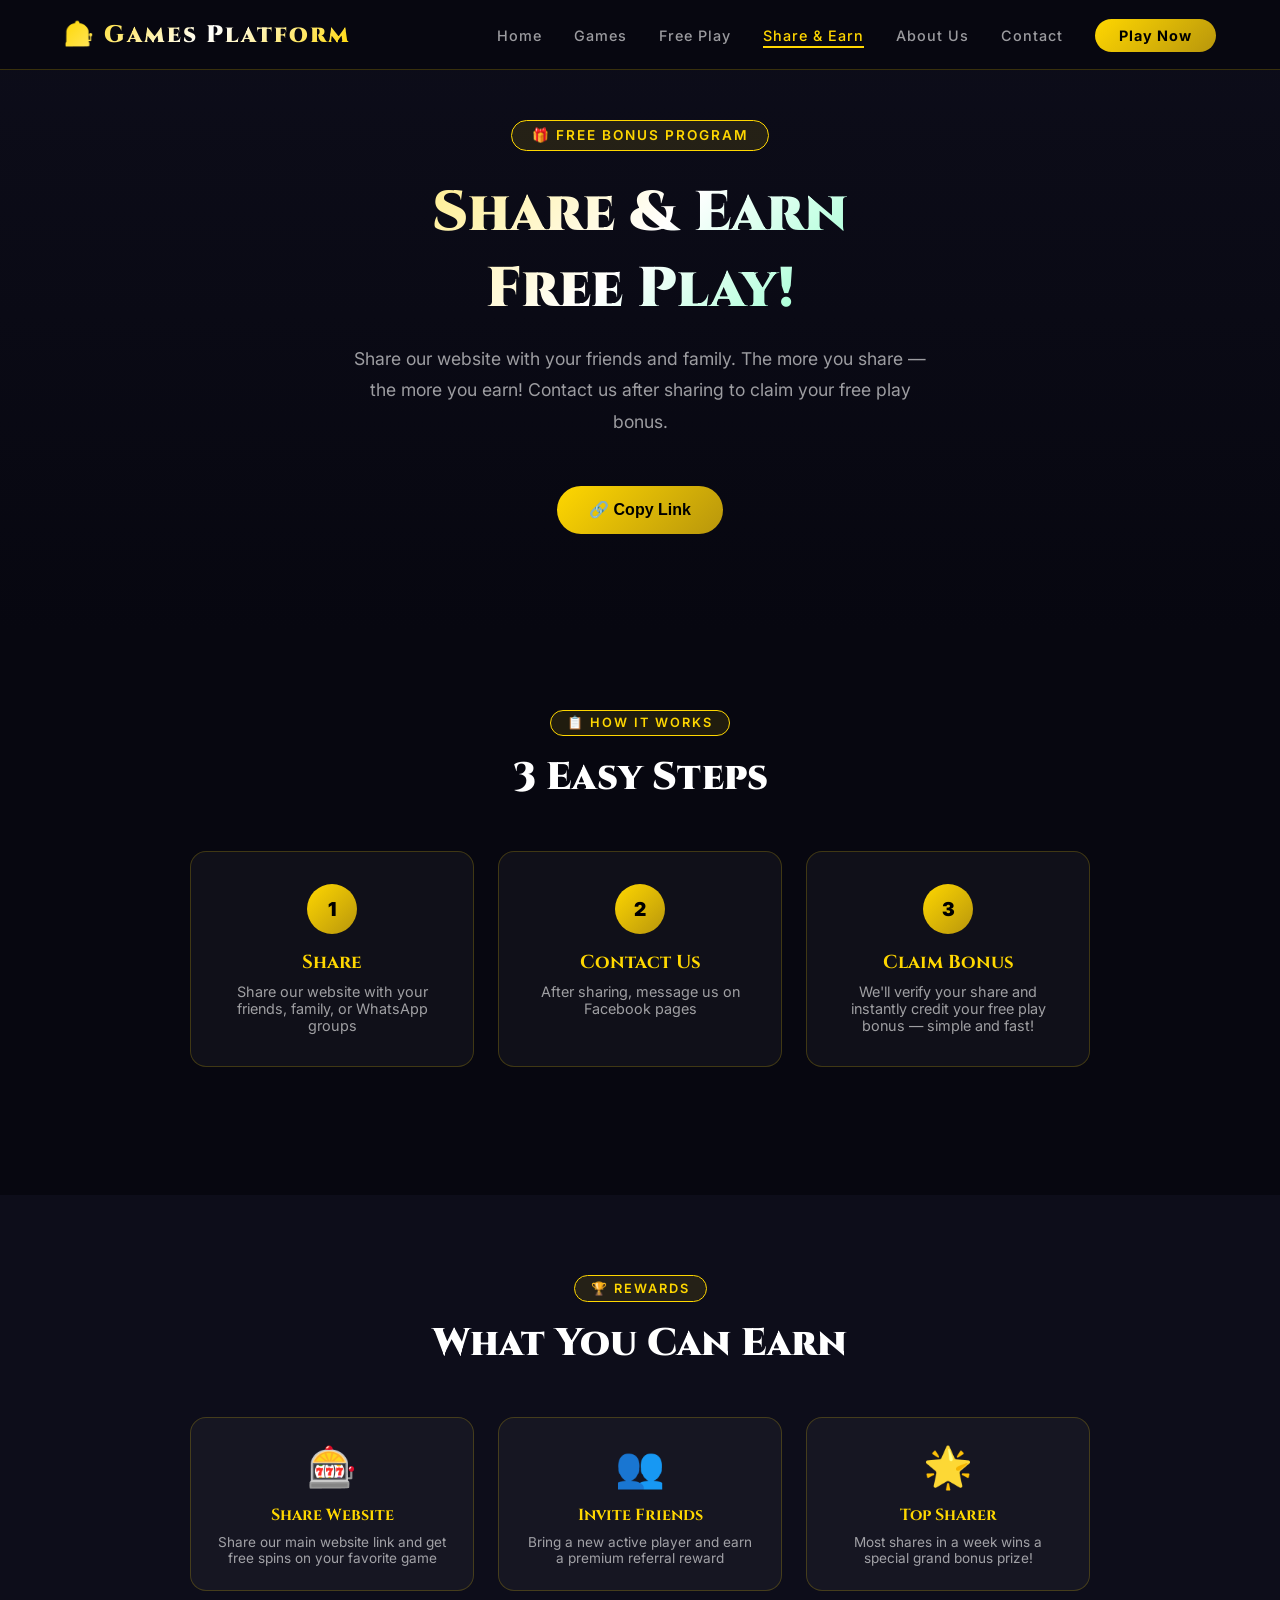
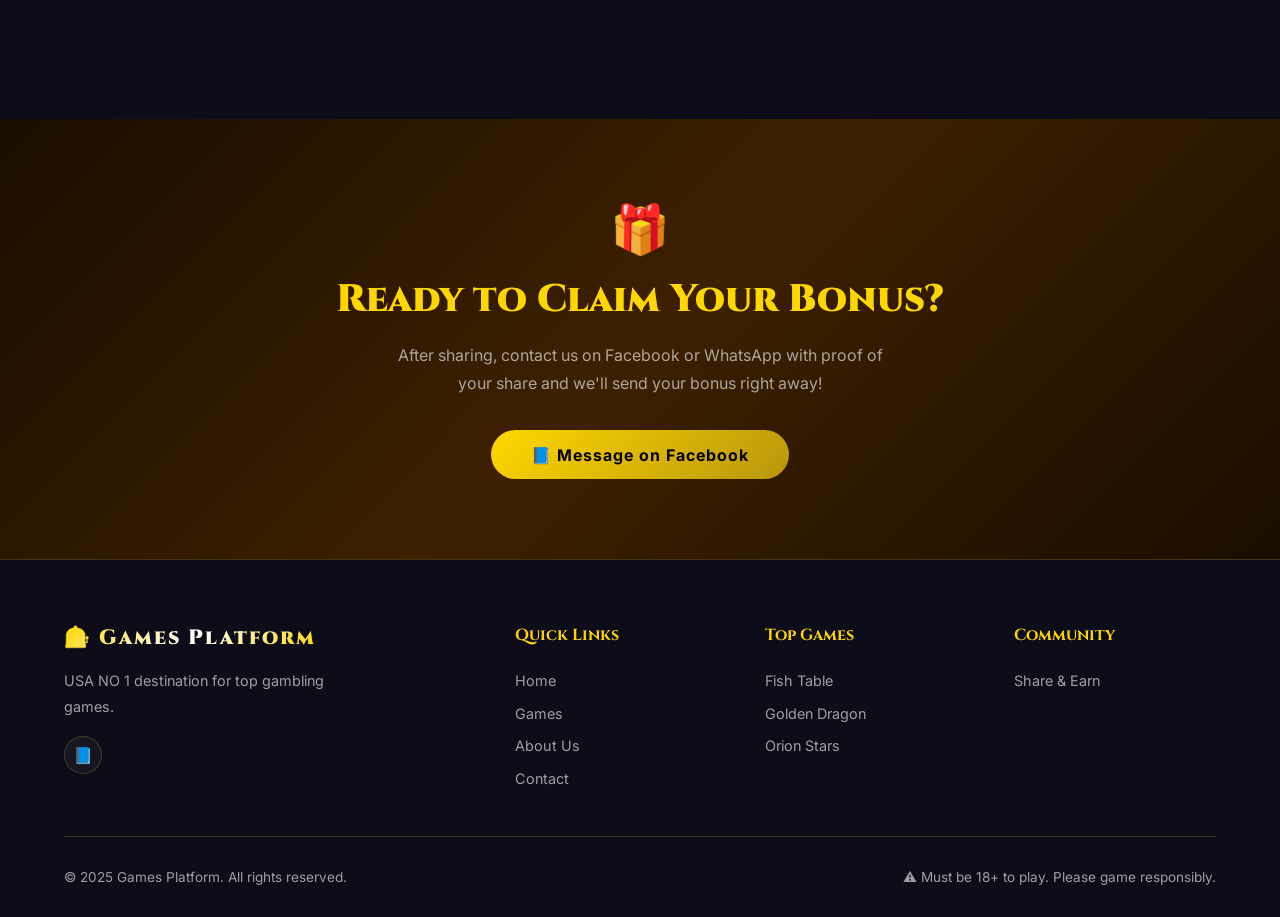
<file: referral.html>
<!DOCTYPE html>
<html lang="en">

<head>
    <script async src="https://www.googletagmanager.com/gtag/js?id=G-Q90WM97T6S"></script>
  <script>
    window.dataLayer = window.dataLayer || [];
    function gtag(){dataLayer.push(arguments);}
    gtag('js', new Date());
    gtag('config', 'G-Q90WM97T6S');
  </script>
  <meta charset="UTF-8" />
  <meta name="viewport" content="width=device-width,initial-scale=1.0" />
  <title>Share & Earn – Games Platform</title>
  <meta name="description"
    content="Share Games Platform with friends and earn free play bonuses! Refer friends, share our Facebook pages, and claim exclusive rewards." />
  <meta name="keywords"
    content="casino referral bonus, free play bonus, share and earn, invite friends gambling, Games Platform rewards, sweepstakes free spins" />
  <meta name="author" content="Games Platform" />
  <meta name="robots" content="index, follow" />
  <meta property="og:title" content="Share & Earn – Games Platform" />
  <meta property="og:description"
    content="Share Games Platform with friends and earn free play bonuses! Refer friends, share our Facebook pages, and claim exclusive rewards." />
  <meta property="og:image" content="https://gamesplat.com/images/hero_banner.png" />
  <meta property="og:url" content="https://gamesplat.com/referral.html" />
  <meta property="og:type" content="website" />
  <meta name="twitter:card" content="summary_large_image" />
  <link rel="stylesheet" href="css/style.css" />
  <link rel="icon"
    href="data:image/svg+xml,<svg xmlns='http://www.w3.org/2000/svg' viewBox='0 0 100 100'><text y='.9em' font-size='90'>🎰</text></svg>" />
  <style>
    .confetti-wrap {
      position: fixed;
      inset: 0;
      pointer-events: none;
      z-index: 0;
      overflow: hidden;
    }

    .confetti-piece {
      position: absolute;
      top: -20px;
      width: 10px;
      height: 10px;
      border-radius: 50%;
      animation: fall linear infinite;
    }

    @keyframes fall {
      to {
        transform: translateY(110vh) rotate(720deg);
        opacity: 0;
      }
    }

    .referral-page-hero {
      position: relative;
      overflow: hidden;
    }
  </style>
</head>

<body>

  <nav id="navbar">
    <a href="index.html" class="nav-logo">🎰 Games Platform</a>
    <ul class="nav-links">
      <li><a href="index.html">Home</a></li>
      <li><a href="games.html">Games</a></li>
      <li><a href="freeplay.html"> Free Play</a></li>
      <li><a href="referral.html" class="active">Share & Earn</a></li>
      <li><a href="about.html">About Us</a></li>
      <li><a href="contact.html">Contact</a></li>
      <li><a href="games.html" class="nav-cta">Play Now</a></li>
    </ul>
    <button class="hamburger" id="hamburger"><span></span><span></span><span></span></button>
  </nav>
  <div class="mobile-menu" id="mobileMenu">
    <a href="index.html">🏠 Home</a>
    <a href="games.html">🎮 Games</a>
    <a href="freeplay.html">🎡 Free Play</a>
    <a href="referral.html">🎁 Share & Earn</a>
    <a href="about.html">ℹ️ About Us</a>
    <a href="contact.html">📞 Contact</a>
  </div>

  <!-- CONFETTI -->
  <div class="confetti-wrap" id="confetti"></div>

  <!-- HERO -->
  <div class="referral-page-hero referral-hero" style="padding-top:120px">
    <div class="hero-badge">🎁 FREE BONUS PROGRAM</div>
    <h1>Share & Earn<br />Free Play!</h1>
    <p style="color:var(--text-dim);max-width:600px;margin:1rem auto 2.5rem;font-size:1.1rem;line-height:1.8">Share our
      website with your friends and family. The more you share — the more you earn! Contact us after sharing to claim
      your free play bonus.</p>
    <div class="share-btns">
      <button id="https://gamesplat.com/" class="share-btn share-copy">🔗 Copy Link</button>
    </div>
  </div>

  <!-- HOW IT WORKS -->
  <section style="background:var(--bg)">
    <div class="section-header fade-in">
      <div class="section-badge">📋 How It Works</div>
      <h2 class="section-title">3 Easy Steps</h2>
    </div>
    <div class="referral-steps">
      <div class="step-card fade-in">
        <div class="step-num">1</div>
        <h3>Share</h3>
        <p>Share our website with your friends, family, or WhatsApp groups</p>
      </div>
      <div class="step-card fade-in">
        <div class="step-num">2</div>
        <h3>Contact Us</h3>
        <p>After sharing, message us on Facebook pages</p>
      </div>
      <div class="step-card fade-in">
        <div class="step-num">3</div>
        <h3>Claim Bonus</h3>
        <p>We'll verify your share and instantly credit your free play bonus — simple and fast!</p>
      </div>
    </div>
  </section>

  <!-- REWARDS -->
  <section style="background:var(--bg2)">
    <div class="section-header fade-in">
      <div class="section-badge">🏆 Rewards</div>
      <h2 class="section-title">What You Can Earn</h2>
    </div>
    <div class="rewards-grid fade-in">
      <div class="reward-card">
        <span class="reward-icon">🎰</span>
        <h4>Share Website</h4>
        <p>Share our main website link and get free spins on your favorite game</p>
      </div>

      <div class="reward-card">
        <span class="reward-icon">👥</span>
        <h4>Invite Friends</h4>
        <p>Bring a new active player and earn a premium referral reward</p>
      </div>
      <div class="reward-card">
        <span class="reward-icon">🌟</span>
        <h4>Top Sharer</h4>
        <p>Most shares in a week wins a special grand bonus prize!</p>
      </div>
    </div>
  </section>



  <!-- CLAIM CTA -->
  <section style="background:linear-gradient(135deg,#1a0d00,#3d2000,#1a0d00);text-align:center">
    <div class="fade-in">
      <span style="font-size:3rem;display:block;margin-bottom:1rem">🎁</span>
      <h2 class="section-title" style="color:var(--gold)">Ready to Claim Your Bonus?</h2>
      <p style="color:var(--text-dim);max-width:500px;margin:0 auto 2rem;line-height:1.8">After sharing, contact us on
        Facebook or WhatsApp with proof of your share and we'll send your bonus right away!</p>
      <div style="display:flex;gap:1rem;justify-content:center;flex-wrap:wrap">
        <a href="https://www.facebook.com/profile.php?id=61578648013585" target="_blank" class="btn-primary">📘 Message
          on Facebook</a>
      </div>
    </div>
  </section>

  <footer>
    <div class="footer-grid">
      <div class="footer-brand">
        <a href="index.html" class="nav-logo">🎰 Games Platform</a>
        <p>USA NO 1 destination for top gambling games.</p>
        <div class="footer-socials">
          <a href="https://www.facebook.com/profile.php?id=100082982277084" class="footer-social" target="_blank">📘</a>

        </div>
      </div>
      <div class="footer-col">
        <h4>Quick Links</h4>
        <ul>
          <li><a href="index.html">Home</a></li>
          <li><a href="games.html">Games</a></li>
          <li><a href="about.html">About Us</a></li>
          <li><a href="contact.html">Contact</a></li>
        </ul>
      </div>
      <div class="footer-col">
        <h4>Top Games</h4>
        <ul>
          <li><a href="games.html">Fish Table</a></li>
          <li><a href="games.html">Golden Dragon</a></li>
          <li><a href="games.html">Orion Stars</a></li>
        </ul>
      </div>
      <div class="footer-col">
        <h4>Community</h4>
        <ul>
          <li><a href="referral.html">Share & Earn</a></li>
        </ul>
      </div>
    </div>
    <div class="footer-bottom">
      <p>© 2025 Games Platform. All rights reserved.</p>
      <p class="disclaimer">⚠️ Must be 18+ to play. Please game responsibly.</p>
    </div>
  </footer>

  <script src="js/games.js"></script>
  <script src="js/main.js"></script>
  <script>
    // Confetti animation
    const confettiContainer = document.getElementById('confetti');
    const colors = ['#FFD700', '#FF2244', '#00FF88', '#1877f2', '#fff', '#FF6600'];
    for (let i = 0; i < 40; i++) {
      const c = document.createElement('div');
      c.className = 'confetti-piece';
      c.style.cssText = `
      left:${Math.random() * 100}%;
      background:${colors[Math.floor(Math.random() * colors.length)]};
      width:${Math.random() * 8 + 5}px;
      height:${Math.random() * 8 + 5}px;
      border-radius:${Math.random() > 0.5 ? '50%' : '2px'};
      animation-duration:${Math.random() * 5 + 4}s;
      animation-delay:${Math.random() * 3}s;
      opacity:${Math.random() * 0.6 + 0.2};
    `;
      confettiContainer.appendChild(c);
    }
  </script>
</body>

</html>
</file>
<file: css/style.css>
@import url('https://fonts.googleapis.com/css2?family=Cinzel:wght@400;600;700;900&family=Inter:wght@300;400;500;600;700&display=swap');

:root {
  --gold: #FFD700;
  --gold-dark: #B8960C;
  --red: #FF2244;
  --green: #00FF88;
  --bg: #070710;
  --bg2: #0d0d1a;
  --bg3: #12122a;
  --card: rgba(255,255,255,0.04);
  --border: rgba(255,215,0,0.2);
  --text: #ffffff;
  --text-dim: rgba(255,255,255,0.6);
  --nav-h: 70px;
  --radius: 16px;
  --shadow-gold: 0 0 30px rgba(255,215,0,0.3);
}

*,*::before,*::after{box-sizing:border-box;margin:0;padding:0;}
html{scroll-behavior:smooth;}
body{font-family:'Inter',sans-serif;background:var(--bg);color:var(--text);overflow-x:hidden;min-height:100vh;}

/* ── SCROLLBAR ── */
::-webkit-scrollbar{width:6px;}
::-webkit-scrollbar-track{background:var(--bg);}
::-webkit-scrollbar-thumb{background:var(--gold-dark);border-radius:3px;}

/* ── NAV ── */
nav{position:fixed;top:0;left:0;width:100%;height:var(--nav-h);z-index:1000;display:flex;align-items:center;justify-content:space-between;padding:0 5%;background:rgba(7,7,16,0.9);backdrop-filter:blur(20px);border-bottom:1px solid var(--border);transition:.3s;}
.nav-logo{font-family:'Cinzel',serif;font-size:1.5rem;font-weight:900;background:linear-gradient(135deg,var(--gold),#fff,var(--gold));-webkit-background-clip:text;-webkit-text-fill-color:transparent;background-clip:text;text-decoration:none;letter-spacing:2px;}
.nav-links{display:flex;align-items:center;gap:2rem;list-style:none;}
.nav-links a{color:var(--text-dim);text-decoration:none;font-size:.9rem;font-weight:500;transition:.3s;letter-spacing:1px;position:relative;}
.nav-links a::after{content:'';position:absolute;bottom:-4px;left:0;width:0;height:2px;background:var(--gold);transition:.3s;}
.nav-links a:hover,.nav-links a.active{color:var(--gold);}
.nav-links a:hover::after,.nav-links a.active::after{width:100%;}
.nav-cta{background:linear-gradient(135deg,var(--gold),var(--gold-dark));color:#000!important;padding:.5rem 1.5rem;border-radius:50px;font-weight:700!important;transition:.3s!important;}
.nav-cta:hover{transform:scale(1.05);box-shadow:var(--shadow-gold);}
.hamburger{display:none;flex-direction:column;gap:5px;cursor:pointer;background:none;border:none;padding:5px;}
.hamburger span{display:block;width:25px;height:2px;background:var(--gold);transition:.3s;border-radius:2px;}
.mobile-menu{display:none;position:fixed;top:var(--nav-h);left:0;width:100%;background:rgba(7,7,16,0.98);backdrop-filter:blur(20px);padding:2rem;flex-direction:column;gap:1.5rem;border-bottom:1px solid var(--border);z-index:999;}
.mobile-menu a{color:var(--text);text-decoration:none;font-size:1.1rem;font-weight:500;padding:.5rem 0;border-bottom:1px solid var(--border);}
.mobile-menu.open{display:flex;}

/* ── HERO ── */
.hero{position:relative;min-height:100vh;display:flex;align-items:center;justify-content:center;text-align:center;overflow:hidden;padding-top:var(--nav-h);}
.hero-bg{position:absolute;inset:0;background:linear-gradient(135deg,#070710 0%,#0d0a1a 40%,#1a0a00 100%);}
.hero-bg::before{content:'';position:absolute;inset:0;background:url('images/hero_banner.png') center/cover no-repeat;opacity:.25;}
.hero-particles{position:absolute;inset:0;pointer-events:none;}
.particle{position:absolute;pointer-events:none;animation:float-particle linear infinite;}
@keyframes float-particle{0%{transform:translateY(100vh) rotate(0deg);opacity:0;}10%{opacity:1;}90%{opacity:1;}100%{transform:translateY(-100px) rotate(720deg);opacity:0;}}
.hero-content{position:relative;z-index:2;max-width:900px;padding:2rem;}
.hero-badge{display:inline-block;background:rgba(255,215,0,.1);border:1px solid var(--gold);color:var(--gold);padding:.4rem 1.2rem;border-radius:50px;font-size:.85rem;font-weight:600;letter-spacing:2px;margin-bottom:1.5rem;animation:pulse-glow 2s infinite;}
@keyframes pulse-glow{0%,100%{box-shadow:0 0 10px rgba(255,215,0,.3);}50%{box-shadow:0 0 30px rgba(255,215,0,.7);}}
.hero h1{font-family:'Cinzel',serif;font-size:clamp(2.5rem,6vw,5rem);font-weight:900;line-height:1.1;margin-bottom:1.5rem;background:linear-gradient(135deg,#fff 0%,var(--gold) 50%,#fff 100%);-webkit-background-clip:text;-webkit-text-fill-color:transparent;background-clip:text;background-size:200%;animation:shimmer 3s linear infinite;}
@keyframes shimmer{0%{background-position:200% center;}100%{background-position:-200% center;}}
.hero p{font-size:1.1rem;color:var(--text-dim);max-width:600px;margin:0 auto 2.5rem;line-height:1.8;}
.hero-btns{display:flex;gap:1rem;justify-content:center;flex-wrap:wrap;}
.btn-primary{display:inline-flex;align-items:center;gap:.5rem;background:linear-gradient(135deg,var(--gold),var(--gold-dark));color:#000;padding:.9rem 2.5rem;border-radius:50px;font-weight:700;text-decoration:none;font-size:1rem;transition:.3s;border:none;cursor:pointer;letter-spacing:1px;}
.btn-primary:hover{transform:translateY(-3px) scale(1.03);box-shadow:0 10px 40px rgba(255,215,0,.5);}
.btn-outline{display:inline-flex;align-items:center;gap:.5rem;background:transparent;color:var(--text);padding:.9rem 2.5rem;border-radius:50px;font-weight:600;text-decoration:none;font-size:1rem;transition:.3s;border:2px solid rgba(255,255,255,.3);cursor:pointer;}
.btn-outline:hover{border-color:var(--gold);color:var(--gold);transform:translateY(-3px);}
.hero-stats{display:flex;gap:3rem;justify-content:center;margin-top:4rem;flex-wrap:wrap;}
.hero-stat{text-align:center;}
.hero-stat .num{font-family:'Cinzel',serif;font-size:2rem;font-weight:900;color:var(--gold);display:block;}
.hero-stat .lbl{font-size:.8rem;color:var(--text-dim);letter-spacing:2px;text-transform:uppercase;}

/* ── ROULETTE WHEEL ANIMATION ── */
.roulette-anim{position:absolute;right:-5%;top:50%;transform:translateY(-50%);width:400px;height:400px;opacity:.15;animation:spin-slow 20s linear infinite;}
@keyframes spin-slow{from{transform:translateY(-50%) rotate(0deg);}to{transform:translateY(-50%) rotate(360deg);}}
.roulette-anim svg{width:100%;height:100%;}

/* ── SECTION COMMONS ── */
section{padding:5rem 5%;}
.section-header{text-align:center;margin-bottom:3rem;}
.section-badge{display:inline-block;background:rgba(255,215,0,.1);border:1px solid var(--gold);color:var(--gold);padding:.3rem 1rem;border-radius:50px;font-size:.8rem;font-weight:600;letter-spacing:2px;margin-bottom:1rem;text-transform:uppercase;}
.section-title{font-family:'Cinzel',serif;font-size:clamp(1.8rem,3vw,2.8rem);font-weight:900;margin-bottom:1rem;}
.section-sub{color:var(--text-dim);font-size:1rem;max-width:500px;margin:0 auto;}

/* ── HOT GAMES STRIP ── */
.hot-section{background:var(--bg2);padding:3rem 0;}
.hot-scroll-container{overflow-x:auto;padding:0 5%;scrollbar-width:none;}
.hot-scroll-container::-webkit-scrollbar{display:none;}
.hot-strip{display:flex;gap:1.5rem;width:max-content;padding:1rem 0;}
.hot-card{width:220px;border-radius:var(--radius);overflow:hidden;position:relative;cursor:pointer;transition:.3s;border:1px solid var(--border);flex-shrink:0;}
.hot-card:hover{transform:translateY(-8px) scale(1.03);border-color:var(--gold);box-shadow:var(--shadow-gold);}
.hot-card-img{width:100%;height:140px;object-fit:cover;display:block;}
.hot-card-img-placeholder{width:100%;height:140px;display:flex;align-items:center;justify-content:center;font-size:3rem;}
.hot-card-info{padding:1rem;background:var(--bg3);}
.hot-card-info h4{font-family:'Cinzel',serif;font-size:.9rem;margin-bottom:.3rem;color:var(--gold);}
.hot-card-info p{font-size:.75rem;color:var(--text-dim);}
.hot-badge{position:absolute;top:.7rem;left:.7rem;background:var(--red);color:#fff;padding:.2rem .6rem;border-radius:50px;font-size:.7rem;font-weight:700;animation:pulse-badge 1.5s infinite;}
@keyframes pulse-badge{0%,100%{transform:scale(1);}50%{transform:scale(1.1);}}

/* ── GAME CARDS GRID ── */
.games-grid{display:grid;grid-template-columns:repeat(auto-fill,minmax(280px,1fr));gap:1.5rem;}
.game-card{background:var(--card);border:1px solid var(--border);border-radius:var(--radius);overflow:hidden;transition:.4s;position:relative;display:flex;flex-direction:column;}
.game-card:hover{transform:translateY(-10px);border-color:var(--gold);box-shadow:var(--shadow-gold);}
.game-card-img-wrap{position:relative;height:200px;overflow:hidden;}
.game-card-img{width:100%;height:100%;object-fit:cover;transition:.4s;}
.game-card:hover .game-card-img{transform:scale(1.08);}
.game-card-placeholder{width:100%;height:100%;display:flex;align-items:center;justify-content:center;font-size:4rem;transition:.4s;}
.game-card:hover .game-card-placeholder{transform:scale(1.1);}
.game-card-badge{position:absolute;top:.8rem;left:.8rem;padding:.3rem .8rem;border-radius:50px;font-size:.75rem;font-weight:700;background:var(--red);color:#fff;backdrop-filter:blur(10px);}
.game-card-body{padding:1.5rem;flex:1;display:flex;flex-direction:column;}
.game-card-body h3{font-family:'Cinzel',serif;font-size:1.1rem;font-weight:700;margin-bottom:.5rem;color:var(--gold);}
.game-card-body p{font-size:.85rem;color:var(--text-dim);line-height:1.6;flex:1;margin-bottom:1rem;}
.game-card-rating{display:flex;align-items:center;gap:.3rem;font-size:.8rem;color:var(--gold);margin-bottom:1rem;}
.game-card-btns{display:flex;gap:.8rem;}
.btn-play{flex:1;display:inline-flex;align-items:center;justify-content:center;gap:.4rem;background:linear-gradient(135deg,var(--gold),var(--gold-dark));color:#000;padding:.6rem 1rem;border-radius:50px;font-weight:700;text-decoration:none;font-size:.85rem;transition:.3s;border:none;cursor:pointer;}
.btn-play:hover{transform:scale(1.05);box-shadow:0 5px 20px rgba(255,215,0,.4);}
.btn-download{flex:1;display:inline-flex;align-items:center;justify-content:center;gap:.4rem;background:transparent;color:var(--text);padding:.6rem 1rem;border-radius:50px;font-weight:600;text-decoration:none;font-size:.85rem;transition:.3s;border:1px solid rgba(255,255,255,.2);}
.btn-download:hover{border-color:var(--green);color:var(--green);}

/* ── FILTER TABS ── */
.filter-tabs{display:flex;gap:.8rem;justify-content:center;flex-wrap:wrap;margin-bottom:2.5rem;}
.filter-tab{background:transparent;border:1px solid var(--border);color:var(--text-dim);padding:.5rem 1.5rem;border-radius:50px;font-size:.85rem;font-weight:500;cursor:pointer;transition:.3s;}
.filter-tab.active,.filter-tab:hover{background:var(--gold);color:#000;border-color:var(--gold);font-weight:700;}

/* ── ABOUT PAGE ── */
.about-grid{display:grid;grid-template-columns:1fr 1fr;gap:4rem;align-items:center;max-width:1100px;margin:0 auto;}
.about-text h2{font-family:'Cinzel',serif;font-size:2.5rem;font-weight:900;margin-bottom:1.5rem;color:var(--gold);}
.about-text p{color:var(--text-dim);line-height:1.9;margin-bottom:1rem;font-size:1rem;}
.about-visual{position:relative;display:flex;align-items:center;justify-content:center;}
.about-wheel{width:300px;height:300px;animation:spin-slow 15s linear infinite;}
.stats-row{display:grid;grid-template-columns:repeat(3,1fr);gap:1.5rem;margin-top:3rem;}
.stat-box{background:var(--card);border:1px solid var(--border);border-radius:var(--radius);padding:2rem;text-align:center;transition:.3s;}
.stat-box:hover{border-color:var(--gold);box-shadow:var(--shadow-gold);}
.stat-box .big{font-family:'Cinzel',serif;font-size:2.5rem;font-weight:900;color:var(--gold);display:block;}
.stat-box .lbl{font-size:.8rem;color:var(--text-dim);letter-spacing:1px;}

/* ── CONTACT PAGE ── */
.contact-grid{display:grid;grid-template-columns:1fr 1fr;gap:4rem;max-width:1000px;margin:0 auto;align-items:start;}
.contact-info h2{font-family:'Cinzel',serif;font-size:2rem;color:var(--gold);margin-bottom:1rem;}
.contact-info p{color:var(--text-dim);line-height:1.8;margin-bottom:2rem;}
.contact-links{display:flex;flex-direction:column;gap:1rem;}
.contact-link{display:flex;align-items:center;gap:1rem;padding:1rem 1.5rem;background:var(--card);border:1px solid var(--border);border-radius:var(--radius);text-decoration:none;color:var(--text);transition:.3s;}
.contact-link:hover{border-color:var(--gold);color:var(--gold);transform:translateX(5px);}
.contact-link .icon{font-size:1.5rem;width:40px;text-align:center;}
.contact-link .info strong{display:block;font-weight:600;margin-bottom:.2rem;}
.contact-link .info span{font-size:.85rem;color:var(--text-dim);}
.contact-social{background:var(--bg2);border:1px solid var(--border);border-radius:var(--radius);padding:2rem;}
.contact-social h3{font-family:'Cinzel',serif;font-size:1.3rem;color:var(--gold);margin-bottom:1.5rem;}
.social-links-grid{display:grid;grid-template-columns:1fr 1fr;gap:1rem;}
.social-link{display:flex;align-items:center;gap:.8rem;padding:.8rem 1rem;background:var(--card);border:1px solid var(--border);border-radius:12px;text-decoration:none;color:var(--text);transition:.3s;font-size:.9rem;}
.social-link:hover{border-color:var(--gold);color:var(--gold);transform:scale(1.03);}

/* ── FACEBOOK PAGES ── */
.fb-grid{display:grid;grid-template-columns:repeat(auto-fill,minmax(300px,1fr));gap:1.5rem;}
.fb-card{background:var(--card);border:1px solid var(--border);border-radius:var(--radius);padding:2rem;transition:.3s;display:flex;flex-direction:column;gap:1rem;}
.fb-card:hover{border-color:#1877f2;box-shadow:0 0 30px rgba(24,119,242,.3);transform:translateY(-5px);}
.fb-card-top{display:flex;align-items:center;gap:1rem;}
.fb-avatar{width:60px;height:60px;border-radius:50%;background:linear-gradient(135deg,#1877f2,#42a5f5);display:flex;align-items:center;justify-content:center;font-size:1.8rem;flex-shrink:0;}
.fb-card-top h3{font-family:'Cinzel',serif;font-size:1rem;color:var(--gold);margin-bottom:.3rem;}
.fb-likes{font-size:.8rem;color:var(--text-dim);}
.fb-card p{color:var(--text-dim);font-size:.9rem;line-height:1.7;flex:1;}
.btn-fb{display:inline-flex;align-items:center;justify-content:center;gap:.5rem;background:#1877f2;color:#fff;padding:.7rem 1.5rem;border-radius:50px;font-weight:700;text-decoration:none;font-size:.9rem;transition:.3s;}
.btn-fb:hover{background:#145dbf;transform:scale(1.05);}

/* ── REFERRAL PAGE ── */
.referral-hero{text-align:center;padding:6rem 5% 3rem;background:linear-gradient(180deg,var(--bg2) 0%,var(--bg) 100%);}
.referral-hero h1{font-family:'Cinzel',serif;font-size:clamp(2rem,5vw,3.5rem);font-weight:900;background:linear-gradient(135deg,var(--gold),#fff,var(--green));-webkit-background-clip:text;-webkit-text-fill-color:transparent;background-clip:text;margin-bottom:1rem;}
.referral-steps{display:grid;grid-template-columns:repeat(auto-fit,minmax(220px,1fr));gap:1.5rem;max-width:900px;margin:3rem auto;}
.step-card{background:var(--card);border:1px solid var(--border);border-radius:var(--radius);padding:2rem;text-align:center;transition:.3s;}
.step-card:hover{border-color:var(--gold);box-shadow:var(--shadow-gold);}
.step-num{width:50px;height:50px;border-radius:50%;background:linear-gradient(135deg,var(--gold),var(--gold-dark));color:#000;font-weight:900;font-size:1.2rem;display:flex;align-items:center;justify-content:center;margin:0 auto 1rem;}
.step-card h3{font-family:'Cinzel',serif;color:var(--gold);margin-bottom:.5rem;}
.step-card p{color:var(--text-dim);font-size:.9rem;}
.share-btns{display:flex;gap:1rem;justify-content:center;flex-wrap:wrap;margin:3rem 0;}
.share-btn{display:inline-flex;align-items:center;gap:.7rem;padding:.9rem 2rem;border-radius:50px;font-weight:700;text-decoration:none;font-size:1rem;transition:.3s;border:none;cursor:pointer;color:#fff;}
.share-fb{background:#1877f2;}
.share-wa{background:#25d366;}
.share-tw{background:#1da1f2;}
.share-copy{background:linear-gradient(135deg,var(--gold),var(--gold-dark));color:#000;}
.share-btn:hover{transform:translateY(-3px) scale(1.05);filter:brightness(1.2);}
.rewards-grid{display:grid;grid-template-columns:repeat(auto-fit,minmax(200px,1fr));gap:1.5rem;max-width:900px;margin:0 auto 3rem;}
.reward-card{background:var(--card);border:1px solid var(--border);border-radius:var(--radius);padding:1.5rem;text-align:center;transition:.3s;}
.reward-card:hover{border-color:var(--green);box-shadow:0 0 25px rgba(0,255,136,.2);}
.reward-icon{font-size:2.5rem;margin-bottom:.8rem;display:block;}
.reward-card h4{color:var(--gold);font-family:'Cinzel',serif;margin-bottom:.5rem;}
.reward-card p{color:var(--text-dim);font-size:.85rem;}

/* ── PAGE HEADER ── */
.page-header{padding:8rem 5% 4rem;text-align:center;background:linear-gradient(180deg,var(--bg2) 0%,var(--bg) 100%);border-bottom:1px solid var(--border);}
.page-header h1{font-family:'Cinzel',serif;font-size:clamp(2rem,4vw,3rem);font-weight:900;color:var(--gold);margin-bottom:1rem;}
.page-header p{color:var(--text-dim);font-size:1rem;max-width:500px;margin:0 auto;}
.breadcrumb{display:flex;align-items:center;gap:.5rem;justify-content:center;font-size:.8rem;color:var(--text-dim);margin-bottom:1rem;}
.breadcrumb a{color:var(--gold);text-decoration:none;}

/* ── FOOTER ── */
footer{background:var(--bg2);border-top:1px solid var(--border);padding:4rem 5% 2rem;}
.footer-grid{display:grid;grid-template-columns:2fr 1fr 1fr 1fr;gap:3rem;margin-bottom:3rem;}
.footer-brand .nav-logo{font-size:1.3rem;display:inline-block;margin-bottom:1rem;}
.footer-brand p{color:var(--text-dim);font-size:.9rem;line-height:1.8;max-width:280px;}
.footer-col h4{font-family:'Cinzel',serif;color:var(--gold);margin-bottom:1.5rem;font-size:1rem;}
.footer-col ul{list-style:none;display:flex;flex-direction:column;gap:.8rem;}
.footer-col ul a{color:var(--text-dim);text-decoration:none;font-size:.9rem;transition:.3s;}
.footer-col ul a:hover{color:var(--gold);}
.footer-socials{display:flex;gap:.8rem;margin-top:1rem;}
.footer-social{width:38px;height:38px;border-radius:50%;background:var(--card);border:1px solid var(--border);display:flex;align-items:center;justify-content:center;text-decoration:none;font-size:1rem;transition:.3s;}
.footer-social:hover{border-color:var(--gold);background:rgba(255,215,0,.1);transform:translateY(-3px);}
.footer-bottom{border-top:1px solid var(--border);padding-top:2rem;display:flex;align-items:center;justify-content:space-between;flex-wrap:wrap;gap:1rem;}
.footer-bottom p{color:var(--text-dim);font-size:.85rem;}
.disclaimer{color:rgba(255,255,255,.3);font-size:.75rem;max-width:700px;}

/* ── ANIMATE ON SCROLL ── */
.fade-in{opacity:0;transform:translateY(30px);transition:.8s ease;}
.fade-in.visible{opacity:1;transform:translateY(0);}

/* ── RESPONSIVE ── */
@media(max-width:1024px){.footer-grid{grid-template-columns:1fr 1fr;}.about-grid,.contact-grid{grid-template-columns:1fr;}}
@media(max-width:768px){.nav-links{display:none;}.hamburger{display:flex;}.hero h1{font-size:2.5rem;}.hero-stats{gap:1.5rem;}.footer-grid{grid-template-columns:1fr;}.stats-row{grid-template-columns:1fr 1fr;}}
@media(max-width:480px){section{padding:3rem 4%;}.games-grid{grid-template-columns:1fr;}.social-links-grid{grid-template-columns:1fr;}}
</file>
